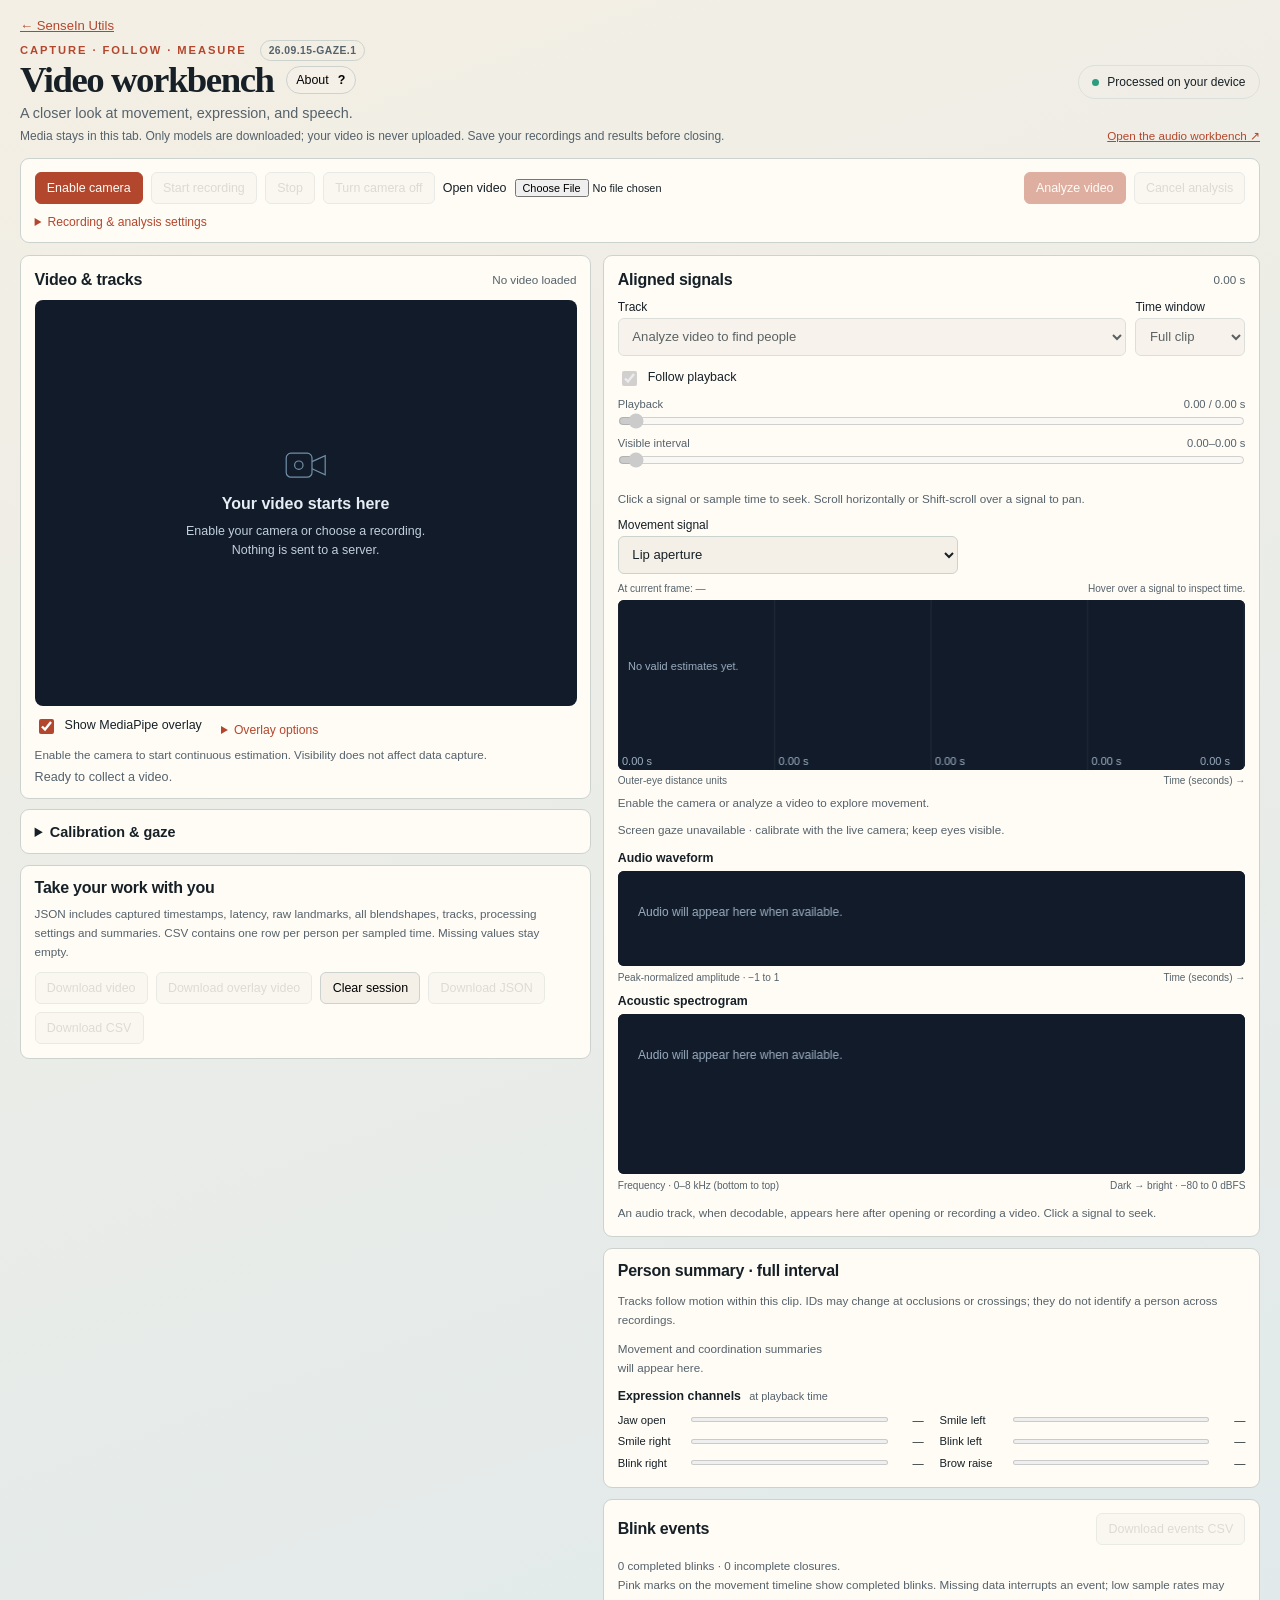
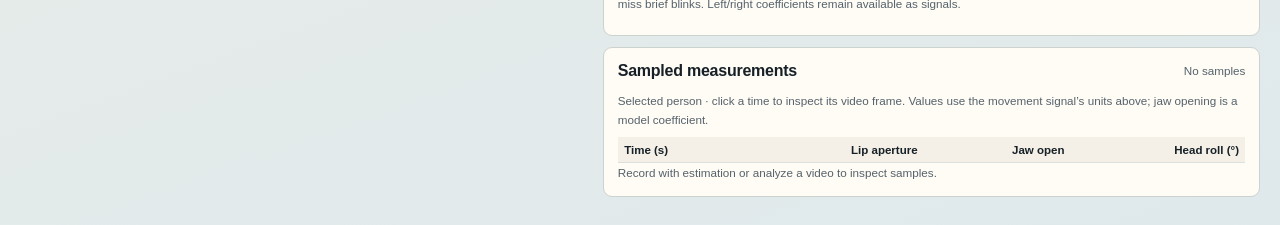
<file: utilities/video-workbench/index.html>
<!doctype html>
<html lang="en">
  <head>
    <meta charset="utf-8" />
    <meta name="viewport" content="width=device-width, initial-scale=1" />
    <title>Video Workbench · SenseIn Utils</title>
    <meta
      name="description"
      content="Client-side camera recording, video analysis, face and posture tracking, expression and coordination measures, waveform and spectrogram."
    />
    <link rel="stylesheet" href="workbench.css" />
  </head>
  <body>
    <main>
      <div class="vw" id="video-workbench">
        <a class="vw-back" href="../../index.html">← SenseIn Utils</a>
        <header class="vw-heading">
          <div>
            <p class="vw-eyebrow">
              Capture · follow · measure
              <span class="vw-version">26.09.15-gaze.1</span>
            </p>
            <div class="vw-title-row">
              <h1>Video workbench</h1>
              <button
                id="vw-about-open"
                class="vw-button vw-about-button"
                aria-haspopup="dialog"
                aria-controls="vw-about"
              >
                About <span aria-hidden="true">?</span>
              </button>
            </div>
            <p class="vw-lede">
              A closer look at movement, expression, and speech.
            </p>
          </div>
          <span class="vw-local"><span></span> Processed on your device</span>
        </header>
        <p class="vw-audio-link vw-small">
          <a href="../streaming-audio-workbench/streaming_audio_workbench.html"
            >Open the audio workbench ↗</a
          >
        </p>
        <p class="vw-privacy">
          Media stays in this tab. Only models are downloaded; your video is
          never uploaded. Save your recordings and results before closing.
        </p>
        <noscript
          >This workbench needs JavaScript to record and analyze video
          locally.</noscript
        >
        <section class="vw-panel vw-collection">
          <div class="vw-action-toolbar">
            <button id="vw-camera" class="vw-button vw-primary">
              Enable camera
            </button>
            <button id="vw-record" class="vw-button" disabled>
              Start recording
            </button>
            <button id="vw-stop" class="vw-button" disabled>Stop</button>
            <button id="vw-camera-off" class="vw-button" disabled>
              Turn camera off
            </button>
            <label class="vw-file-control"
              >Open video<input
                id="vw-file"
                type="file"
                accept="video/*,.webm,.mp4,.mov,.m4v"
            /></label>
            <button id="vw-analyze" class="vw-button vw-primary" disabled>
              Analyze video
            </button>
            <button id="vw-cancel" class="vw-button" disabled>
              Cancel analysis
            </button>
          </div>
          <details class="vw-setup">
            <summary>Recording &amp; analysis settings</summary>
            <div class="vw-setup-grid">
              <div class="vw-record-options">
                <label class="vw-field"
                  >Recording size<select id="vw-resolution">
                    <option value="1280">720p · balanced</option>
                    <option value="640">480p · lighter</option>
                    <option value="1920">1080p · detailed</option>
                  </select></label
                >
                <label class="vw-check"
                  ><input id="vw-mic" type="checkbox" checked /> Include
                  microphone audio</label
                >
                <div class="vw-live-options">
                  <label class="vw-check"
                    ><input id="vw-live" type="checkbox" checked /> Continuous
                    MediaPipe estimation</label
                  >
                  <label class="vw-check"
                    ><input id="vw-save-overlay" type="checkbox" checked /> Also
                    save a video with overlays</label
                  >
                  <p class="vw-small">
                    Uses the sample rate, people and posture analysis settings.
                    All completed estimates are saved while recording, including
                    when the overlay is hidden.
                  </p>
                </div>
              </div>
              <div>
                <fieldset id="vw-settings" class="vw-settings">
                  <label class="vw-field"
                    >Samples / second<select id="vw-fps">
                      <option value="5">5 · quick scan</option>
                      <option value="15" selected>15 · movement</option>
                      <option value="30">30 · detailed</option>
                    </select></label
                  >
                  <label class="vw-field"
                    >People in view<select id="vw-people">
                      <option value="1">1 person</option>
                      <option value="2">Up to 2</option>
                      <option value="4">Up to 4</option>
                    </select></label
                  >
                  <label class="vw-field"
                    >Start (s)<input
                      id="vw-start"
                      type="number"
                      min="0"
                      step="0.1"
                      value="0"
                  /></label>
                  <label class="vw-field"
                    >End (s)<input
                      id="vw-end"
                      type="number"
                      min="0.1"
                      step="0.1"
                      placeholder="Clip end"
                  /></label>

                  <label class="vw-check"
                    ><input id="vw-pose" type="checkbox" checked /> Estimate
                    posture</label
                  >
                </fieldset>

                <p class="vw-small">
                  Set options before enabling the camera. Up to 4,500 samples
                  across selected people; calibration applies to one person.
                  Recording stops at 5 minutes, 250 MB or the sample limit.
                  Camera access requires HTTPS or localhost.
                </p>
              </div>
            </div>
          </details>
        </section>
        <div class="vw-workspace">
          <div class="vw-video-column">
            <section class="vw-panel vw-preview">
              <div class="vw-panel-top">
                <h2>Video &amp; tracks</h2>
                <span id="vw-source" class="vw-small">No video loaded</span>
              </div>
              <div class="vw-stage">
                <video
                  id="vw-video"
                  playsinline
                  controls
                  aria-label="Video playback"
                ></video>
                <canvas
                  id="vw-overlay"
                  aria-label="Face and posture landmark overlay"
                ></canvas>
                <div id="vw-empty">
                  <svg viewBox="0 0 80 64" fill="none" aria-hidden="true">
                    <rect
                      x="7"
                      y="12"
                      width="43"
                      height="40"
                      rx="8"
                      stroke="currentColor"
                      stroke-width="2"
                    />
                    <path
                      d="M50 26 72 16v32L50 38"
                      stroke="currentColor"
                      stroke-width="2"
                    />
                    <circle
                      cx="28"
                      cy="32"
                      r="7"
                      stroke="currentColor"
                      stroke-width="2"
                    />
                  </svg>
                  <h3>Your video starts here</h3>
                  <p>
                    Enable your camera or choose a recording.<br />Nothing is
                    sent to a server.
                  </p>
                </div>
              </div>
              <div class="vw-overlay-toolbar">
                <label class="vw-check"
                  ><input id="vw-show-overlay" type="checkbox" checked /> Show
                  MediaPipe overlay</label
                >
                <details class="vw-overlay-options">
                  <summary>Overlay options</summary>
                  <div class="vw-playback">
                    <label class="vw-check"
                      ><input id="vw-show-mesh" type="checkbox" checked /> Face
                      mesh</label
                    >
                    <label class="vw-check"
                      ><input id="vw-show-face" type="checkbox" checked /> Face
                      keypoints</label
                    ><label class="vw-check"
                      ><input id="vw-show-pose" type="checkbox" checked />
                      Posture keypoints</label
                    ><label class="vw-check"
                      ><input id="vw-follow" type="checkbox" /> Isolate selected
                      person</label
                    >
                  </div>
                </details>
              </div>
              <p
                id="vw-live-status"
                class="vw-small vw-live-status"
                aria-live="off"
              >
                Enable the camera to start continuous estimation. Visibility
                does not affect data capture.
              </p>
              <div
                id="vw-status"
                class="vw-status"
                role="status"
                aria-live="polite"
              >
                Ready to collect a video.
              </div>
              <progress
                id="vw-progress"
                value="0"
                max="1"
                aria-label="Analysis progress"
                hidden
              ></progress>
            </section>
            <details class="vw-panel vw-calibration">
              <summary>Calibration &amp; gaze</summary>
              <p class="vw-small">
                Video: capture a neutral reference while holding still, or use
                analyzed frames around the playback cursor. Scale is optional;
                set it before recording or reanalysis.
              </p>
              <label class="vw-field"
                >Outer-eye distance (mm)<input
                  id="vw-calibration"
                  type="number"
                  min="30"
                  max="150"
                  step="0.1"
                  placeholder="Optional · single person"
              /></label>
              <div class="vw-buttons">
                <button id="vw-neutral" class="vw-button" disabled>
                  Set neutral reference</button
                ><button id="vw-gaze-calibrate" class="vw-button" disabled>
                  Calibrate screen gaze</button
                ><button id="vw-clear-calibration" class="vw-button">
                  Clear calibration
                </button>
              </div>
              <label class="vw-check"
                ><input id="vw-show-gaze" type="checkbox" /> Show screen gaze
                marker</label
              >
              <p id="vw-calibration-status" class="vw-small" role="status">
                Gaze requires a live-camera calibration with one person,
                followed by accuracy checks. Keep the camera and seating
                position fixed.
              </p>
              <p class="vw-small">
                Experimental screen gaze; eye-relative direction is available
                without calibration. Closing or replacing the source clears
                calibration.
              </p>
            </details>
            <section class="vw-panel vw-export">
              <div>
                <h2>Take your work with you</h2>
                <p class="vw-small">
                  JSON includes captured timestamps, latency, raw landmarks, all
                  blendshapes, tracks, processing settings and summaries. CSV
                  contains one row per person per sampled time. Missing values
                  stay empty.
                </p>
              </div>
              <div class="vw-buttons">
                <button id="vw-download" class="vw-button" disabled>
                  Download video
                </button>
                <button id="vw-download-overlay" class="vw-button" disabled>
                  Download overlay video
                </button>
                <button id="vw-reset" class="vw-button">Clear session</button>
                <button id="vw-json" class="vw-button" disabled>
                  Download JSON</button
                ><button id="vw-csv" class="vw-button" disabled>
                  Download CSV
                </button>
              </div>
            </section>
          </div>
          <div class="vw-review" role="region" aria-label="Video analysis">
            <section class="vw-panel vw-signals">
              <div class="vw-panel-top">
                <h2>Aligned signals</h2>
                <span id="vw-clock" class="vw-small">0.00 s</span>
              </div>

              <div class="vw-review-controls">
                <label class="vw-field"
                  >Track<select id="vw-track" disabled>
                    <option value="">Analyze video to find people</option>
                  </select></label
                >

                <label class="vw-field"
                  >Time window<select id="vw-zoom" disabled>
                    <option value="0">Full clip</option>
                    <option value="1">1 second</option>
                    <option value="5">5 seconds</option>
                    <option value="10">10 seconds</option>
                    <option value="30">30 seconds</option>
                  </select></label
                >
                <label class="vw-check"
                  ><input type="checkbox" id="vw-follow-playback" checked />
                  Follow playback</label
                >
              </div>
              <label class="vw-range-label" for="vw-seek"
                >Playback
                <output id="vw-playback-time" aria-live="off"
                  >0.00 / 0.00 s</output
                ></label
              >
              <input
                id="vw-seek"
                type="range"
                min="0"
                max="0"
                step="0.01"
                value="0"
                disabled
              />
              <label class="vw-range-label" for="vw-pan"
                >Visible interval
                <output id="vw-window-label" aria-live="off"
                  >Full clip</output
                ></label
              >
              <input
                id="vw-pan"
                type="range"
                min="0"
                max="0"
                step="0.01"
                value="0"
                disabled
              />
              <p class="vw-small vw-timeline-help">
                Click a signal or sample time to seek. Scroll horizontally or
                Shift-scroll over a signal to pan.
              </p>
              <label class="vw-field vw-signal-select"
                >Movement signal<select id="vw-signal">
                  <option value="lipAperture">Lip aperture</option>
                  <option value="mouthWidth">Mouth width</option>
                  <option value="lowerLipY">
                    Lower lip · local vertical position
                  </option>
                  <option value="jawY">Jaw · local vertical position</option>
                  <option value="jawOpen">Jaw opening coefficient</option>
                  <option value="smileAsymmetry">Smile asymmetry</option>
                  <option value="headRoll">Head roll</option>
                  <option value="shoulderTilt">Shoulder tilt</option>
                  <option value="torsoLean">Torso lean · visible hips</option>
                  <option value="torsoLeanEstimated">
                    Torso lean · includes inferred hips
                  </option>
                  <option value="blinkClosed">Bilateral blink state</option>
                  <option value="blinkLeft">Blink coefficient · left</option>
                  <option value="blinkRight">Blink coefficient · right</option>
                  <option value="irisX">
                    Eye direction · horizontal (uncalibrated)
                  </option>
                  <option value="irisY">
                    Eye direction · vertical (uncalibrated)
                  </option>
                  <option value="gazeX">Screen gaze · horizontal</option>
                  <option value="gazeY">Screen gaze · vertical</option>
                  <option value="headRollRelative">
                    Head roll · relative to neutral
                  </option>
                  <option value="shoulderTiltRelative">
                    Shoulder tilt · relative to neutral
                  </option>
                  <option value="torsoLeanRelative">
                    Torso lean · relative to neutral
                  </option>
                  <option value="torsoLeanEstimatedRelative">
                    Inferred torso lean · relative to neutral
                  </option>
                  <option value="lipApertureRelative">
                    Lip aperture · relative to neutral
                  </option>
                  <option value="mouthWidthRelative">
                    Mouth width · relative to neutral
                  </option>
                  <option value="lowerLipYRelative">
                    Lower lip · relative to neutral
                  </option>
                  <option value="jawYRelative">
                    Jaw position · relative to neutral
                  </option>
                </select></label
              >
              <div class="vw-axis">
                <output id="vw-motion-current" aria-live="off"
                  >At current frame: —</output
                ><output id="vw-inspect-time" aria-live="off"
                  >Hover over a signal to inspect time.</output
                >
              </div>
              <div class="vw-chart" id="vw-motion-chart">
                <canvas
                  id="vw-motion"
                  width="900"
                  height="170"
                  aria-label="Movement over time"
                ></canvas>
                <div class="vw-cursor"></div>
                <div class="vw-inspect-cursor" hidden></div>
              </div>
              <div class="vw-axis">
                <span id="vw-motion-unit">Outer-eye distance units</span
                ><span>Time (seconds) →</span>
              </div>
              <p id="vw-motion-status" class="vw-small">
                Enable the camera or analyze a video to explore movement.
              </p>
              <button id="vw-inferred-hips" class="vw-button" hidden>
                Show torso using inferred hips
              </button>
              <p id="vw-gaze-readout" class="vw-small">
                Screen gaze requires calibration.
              </p>
              <h3 class="vw-subheading">Audio waveform</h3>
              <div class="vw-chart">
                <canvas
                  id="vw-wave"
                  width="900"
                  height="95"
                  aria-label="Audio waveform"
                ></canvas>
                <div class="vw-cursor"></div>
                <div class="vw-inspect-cursor" hidden></div>
              </div>
              <div class="vw-axis">
                <span>Peak-normalized amplitude · −1 to 1</span
                ><span>Time (seconds) →</span>
              </div>
              <h3 class="vw-subheading">Acoustic spectrogram</h3>
              <div class="vw-chart">
                <canvas
                  id="vw-spec"
                  width="900"
                  height="160"
                  aria-label="Audio spectrogram"
                ></canvas>
                <div class="vw-cursor"></div>
                <div class="vw-inspect-cursor" hidden></div>
              </div>
              <div class="vw-axis">
                <span id="vw-frequency"
                  >Frequency · 0–8 kHz (bottom to top)</span
                ><span>Dark → bright · −80 to 0 dBFS</span>
              </div>
              <p id="vw-audio-status" class="vw-small">
                An audio track, when decodable, appears here after opening or
                recording a video. Click a signal to seek.
              </p>
            </section>
            <section class="vw-panel">
              <div class="vw-section-heading">
                <h2>Person summary · full interval</h2>
              </div>
              <p id="vw-track-info" class="vw-small">
                Tracks follow motion within this clip. IDs may change at
                occlusions or crossings; they do not identify a person across
                recordings.
              </p>
              <div id="vw-metrics" class="vw-metrics">
                <p class="vw-small">
                  Movement and coordination summaries will appear here.
                </p>
              </div>
              <h3 class="vw-subheading">
                Expression channels <span>at playback time</span>
              </h3>
              <div id="vw-expressions" class="vw-expressions">
                <p class="vw-small">
                  Jaw, smile, blink, and brow model coefficients.
                </p>
              </div>
            </section>
            <section class="vw-panel vw-eye-events">
              <div class="vw-panel-top">
                <h2>Blink events</h2>
                <button id="vw-blink-csv" class="vw-button" disabled>
                  Download events CSV
                </button>
              </div>
              <p id="vw-blink-status" class="vw-small">
                Analyze or record to encode bilateral blinks.
              </p>
              <p class="vw-small">
                Pink marks on the movement timeline show completed blinks.
                Missing data interrupts an event; low sample rates may miss
                brief blinks. Left/right coefficients remain available as
                signals.
              </p>
              <div
                id="vw-blink-events"
                class="vw-event-list"
                tabindex="0"
                role="region"
                aria-label="Blink event timestamps"
              ></div>
            </section>
            <section class="vw-panel vw-samples">
              <div class="vw-panel-top">
                <h2>Sampled measurements</h2>
                <span id="vw-sample-count" class="vw-small">No samples</span>
              </div>
              <p class="vw-small">
                Selected person · click a time to inspect its video frame.
                Values use the movement signal’s units above; jaw opening is a
                model coefficient.
              </p>
              <div
                id="vw-sample-scroll"
                class="vw-sample-scroll"
                tabindex="0"
                role="region"
                aria-label="Scrollable sampled measurements"
              >
                <table>
                  <thead>
                    <tr>
                      <th>Time (s)</th>
                      <th id="vw-sample-signal">Lip aperture</th>
                      <th>Jaw open</th>
                      <th>Head roll (°)</th>
                    </tr>
                  </thead>
                  <tbody id="vw-sample-rows"></tbody>
                </table>
                <p id="vw-sample-empty" class="vw-small">
                  Record with estimation or analyze a video to inspect samples.
                </p>
              </div>
            </section>
          </div>
        </div>

        <div id="vw-gaze-marker" hidden aria-hidden="true"></div>
        <dialog id="vw-gaze-dialog" aria-labelledby="vw-gaze-instruction">
          <div class="vw-gaze-instructions">
            <h2 id="vw-gaze-instruction">Look at each target</h2>
            <p id="vw-gaze-sample-progress">Waiting for eyes</p>
            <button id="vw-gaze-begin" class="vw-button vw-primary" autofocus>
              Begin calibration</button
            ><button id="vw-gaze-cancel" class="vw-button">
              Cancel calibration
            </button>
          </div>
          <div id="vw-gaze-target" aria-hidden="true"></div>
        </dialog>
        <dialog
          id="vw-about"
          class="vw-panel vw-about"
          aria-labelledby="vw-about-title"
        >
          <div class="vw-about-heading">
            <h2 id="vw-about-title">About · methods &amp; research notes</h2>
            <form method="dialog">
              <button class="vw-button" autofocus>Close</button>
            </form>
          </div>
          <div class="vw-method-grid">
            <div>
              <h3>What the measurements mean</h3>
              <p>
                Continuous camera estimation captures completed results while
                recording. The overlay checkbox changes display only. Live
                inference skips frames when busy; exported timestamps, achieved
                rate and latency describe what was captured. Keep this tab
                visible. The optional overlay video uses the latest estimate and
                hides it after 0.5 seconds without a fresh result.
              </p>
              <p>
                Lip aperture (landmarks 13–14) and width (61–291) are pixel
                distances divided by outer-eye distance (33–263). Lower lip (14)
                and jaw (152) positions use an eye-centered, roll-corrected 2D
                frame. Image width and height are accounted for. Optional
                outer-eye calibration provides approximate image-plane
                millimeters. Raw depth remains model-relative.
              </p>
              <p>
                Range is max minus min. Speed uses absolute first differences in
                seconds and excludes detection gaps. No temporal filter is
                applied; noise affects speed. Independent-frame MediaPipe
                inference avoids its video-mode temporal smoothing. Measurements
                remain unfiltered; processing latency is reported separately.
                Coordination is zero-lag Pearson correlation with at least three
                valid pairs, and is unavailable for constant signals.
                Correlation with audio uses the entire mixed audio track and
                does not identify the speaker.
              </p>
              <p>
                Shoulder tilt and torso lean are image-plane angles using joints
                with visibility ≥ 0.6. Expression coefficients (0–1) describe
                modeled facial motion; they are not emotion diagnoses or
                calibrated FACS action units. Asymmetry is the absolute
                left–right difference.
              </p>
              <p>
                If hips are cropped, choose “Torso lean · includes inferred
                hips” for a separate, lower-confidence model estimate. It
                requires visible shoulders; it does not make the hips observed.
                A neutral reference subtracts stable median video measurements
                while preserving absolute values. It does not correct 3D motion.
              </p>
              <p>
                Bilateral blinks close at coefficients ≥ 0.6 and reopen at ≤
                0.3. Missing detections or sampling gaps interrupt events;
                closures over one second are labelled eye closures. Pink bars
                mark completed blinks. Low sampling rates can miss brief blinks.
              </p>
              <p>
                Experimental screen gaze uses eye-relative iris positions and
                head position/scale, a nine-target ridge-regression calibration
                and four separate accuracy checks. It accepts mean normalized
                error ≤ 0.15 and worst target median ≤ 0.25. These are usability
                thresholds, not research validation. Closed/missing eyes and
                large head changes suppress estimates. Keep the camera, window
                and seating position fixed. Recordings retain their calibration;
                unrelated clips provide eye-relative direction only.
              </p>
            </div>
            <div>
              <h3>Research context</h3>
              <p>
                <a
                  href="https://github.com/google-ai-edge/mediapipe/blob/master/docs/solutions/iris.md"
                  >MediaPipe Iris</a
                >
                alone does not infer screen gaze.
                <a
                  href="https://cs.brown.edu/people/apapouts/papers/ijcai2016webgazer.pdf"
                  >WebGazer research</a
                >
                motivates explicit screen calibration. This workbench uses its
                own experimental mapping and does not inherit WebGazer’s
                validation results. Per-session accuracy checks are exported.
              </p>
              <p>
                Sanchez et al.,
                <em
                  >From Lab to Laptop: Validating 3D Speech Kinematics with
                  MediaPipe Face Mesh</em
                >
                (Interspeech 2026, supplied manuscript), motivated the speech
                measurements. Its validation used participant calibration, rigid
                3D head correction, matched filtering, and optical motion
                capture in four adults. This workbench uses a simpler
                exploratory 2D method and does not inherit the study’s
                millimeter-scale accuracy claims.
              </p>
              <p>
                <a href="https://doi.org/10.1145/3733155.3733207"
                  >Schulze et al. (2025)</a
                >
                study landmark selection for speech exercises.
                <a href="https://arxiv.org/abs/2507.12001">Li et al. (2025)</a>
                investigate learned AU–blendshape representations.
              </p>
              <p>
                Built with
                <a
                  href="https://ai.google.dev/edge/mediapipe/solutions/vision/face_landmarker/web_js"
                  >MediaPipe Face Landmarker</a
                >
                and
                <a
                  href="https://ai.google.dev/edge/mediapipe/solutions/vision/pose_landmarker/web_js"
                  >Pose Landmarker</a
                >, runtime 0.10.32, float16 model revision 1. Model/WASM files
                load from Google Storage and jsDelivr when analysis starts. Once
                cached by your browser they may be reused; first use requires
                internet access.
              </p>
              <p>
                Sequential sampling may be below the source frame rate. Tracks
                use geometric proximity and velocity, with a new segment after
                ambiguity or an absence over 0.8 s. Lighting, occlusion,
                perspective and crossings affect estimates. Review the overlays
                before interpreting results.
              </p>
            </div>
          </div>
        </dialog>
      </div>
    </main>
    <script type="module">
      import { initVideoWorkbench } from "./workbench.js";
      initVideoWorkbench();
    </script>
  </body>
</html>
</file>
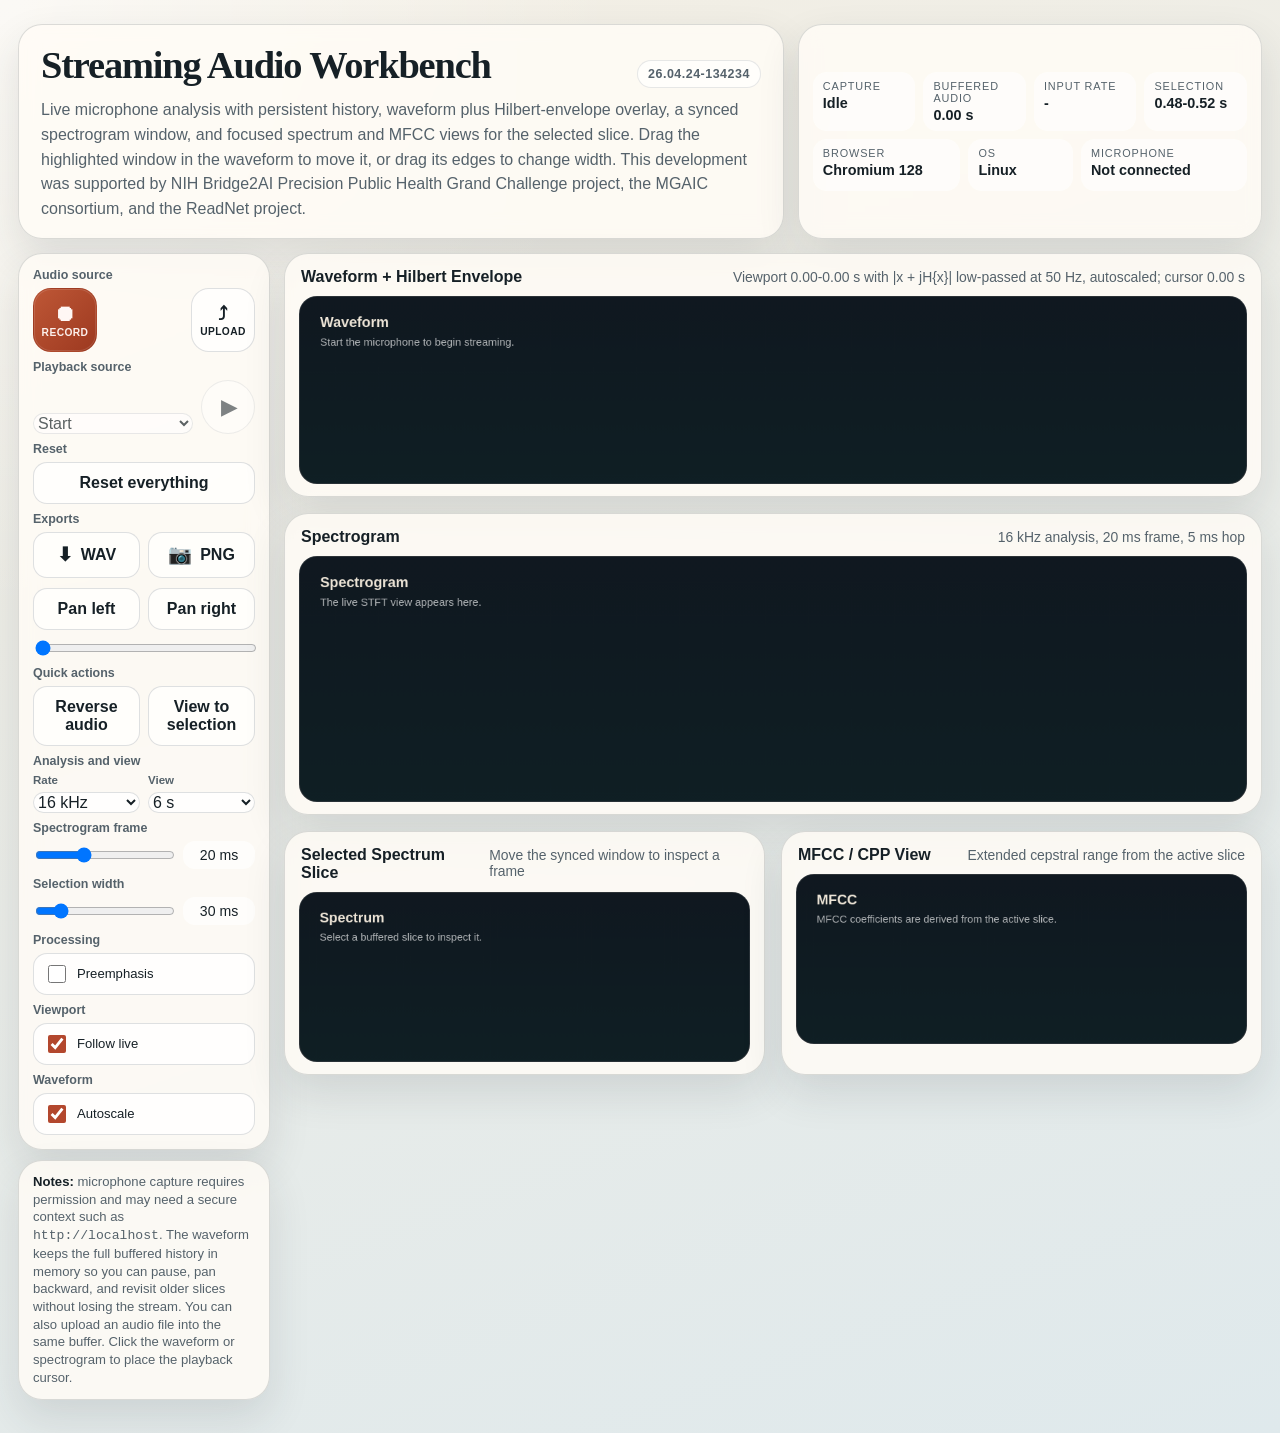
<file: utilities/streaming-audio-workbench/streaming_audio_workbench.html>
<!DOCTYPE html>
<html lang="en">
  <head>
    <meta charset="UTF-8" />
    <meta name="viewport" content="width=device-width, initial-scale=1.0" />
    <title>Streaming Audio Workbench</title>
    <style>
      :root {
        --bg-top: #f4efe4;
        --bg-bottom: #dfe9ec;
        --panel: rgba(255, 252, 246, 0.84);
        --panel-border: rgba(58, 71, 80, 0.18);
        --text: #162026;
        --muted: #55626b;
        --accent: #b3472d;
        --accent-soft: rgba(179, 71, 45, 0.14);
        --accent-strong: rgba(179, 71, 45, 0.78);
        --teal: #1d6b72;
        --shadow: 0 18px 42px rgba(40, 53, 61, 0.12);
      }

      * {
        box-sizing: border-box;
      }

      body {
        margin: 0;
        min-height: 100vh;
        font-family: "Avenir Next", "Segoe UI", sans-serif;
        color: var(--text);
        background:
          radial-gradient(circle at top left, rgba(255, 255, 255, 0.65), transparent 32%),
          linear-gradient(160deg, var(--bg-top), var(--bg-bottom));
      }

      .page {
        max-width: 1520px;
        margin: 0 auto;
        padding: 24px 18px 34px;
      }

      .hero {
        display: grid;
        grid-template-columns: minmax(0, 1.65fr) minmax(320px, 1fr);
        gap: 14px;
        align-items: stretch;
        margin-bottom: 14px;
      }

      .panel {
        background: var(--panel);
        border: 1px solid var(--panel-border);
        border-radius: 24px;
        box-shadow: var(--shadow);
        backdrop-filter: blur(10px);
      }

      .hero-copy {
        padding: 20px 22px 16px;
      }

      .hero-title-row {
        display: flex;
        align-items: baseline;
        justify-content: space-between;
        gap: 14px;
        margin-bottom: 10px;
      }

      h1 {
        margin: 0;
        font-family: Georgia, "Times New Roman", serif;
        font-size: clamp(2rem, 3vw, 3rem);
        font-weight: 600;
        line-height: 1.05;
        letter-spacing: -0.03em;
      }

      .version-badge {
        flex: 0 0 auto;
        padding: 6px 10px;
        border-radius: 999px;
        background: rgba(255, 255, 255, 0.72);
        border: 1px solid rgba(52, 65, 74, 0.12);
        color: var(--muted);
        font-size: 0.78rem;
        font-weight: 700;
        letter-spacing: 0.04em;
        font-variant-numeric: tabular-nums;
        white-space: nowrap;
      }

      .hero-copy p {
        margin: 0;
        color: var(--muted);
        line-height: 1.55;
      }

      .status-card {
        display: flex;
        align-items: center;
        padding: 14px;
      }

      .status-grid {
        width: 100%;
        display: grid;
        gap: 8px;
      }

      .status-row {
        display: grid;
        gap: 8px;
      }

      .status-row-audio {
        grid-template-columns: repeat(4, minmax(0, 1fr));
      }

      .status-row-system {
        grid-template-columns: minmax(0, 1.2fr) minmax(0, 0.85fr) minmax(0, 1.35fr);
      }

      .metric {
        min-height: 52px;
        padding: 8px 10px;
        border-radius: 14px;
        background: rgba(255, 255, 255, 0.56);
      }

      .metric-label {
        display: block;
        font-size: 0.68rem;
        text-transform: uppercase;
        letter-spacing: 0.08em;
        color: var(--muted);
      }

      .metric-value {
        display: block;
        margin-top: 3px;
        font-size: 0.9rem;
        font-weight: 600;
      }

      .controls {
        padding: 14px;
      }

      .sidebar-stack {
        display: grid;
        gap: 10px;
        align-self: start;
      }

      .workspace {
        display: grid;
        grid-template-columns: minmax(214px, 252px) minmax(0, 1fr);
        gap: 14px;
        align-items: start;
      }

      .workspace .sidebar-stack {
        position: sticky;
        top: 20px;
      }

      .control-grid {
        display: grid;
        grid-template-columns: 1fr;
        gap: 8px;
      }

      .control {
        display: flex;
        flex-direction: column;
        gap: 6px;
      }

      .control label,
      .range-label,
      .toggle-label {
        font-size: 0.78rem;
        font-weight: 600;
        color: var(--muted);
      }

      .split-row {
        display: grid;
        grid-template-columns: repeat(2, minmax(0, 1fr));
        gap: 8px;
      }

      .mini-field {
        display: flex;
        flex-direction: column;
        gap: 6px;
      }

      .mini-label {
        font-size: 0.72rem;
        font-weight: 600;
        color: var(--muted);
      }

      button,
      select,
      input[type="range"] {
        width: 100%;
      }

      button,
      select {
        border: 1px solid rgba(52, 65, 74, 0.16);
        border-radius: 14px;
        background: rgba(255, 255, 255, 0.82);
        color: var(--text);
        font: inherit;
      }

      button {
        padding: 11px 14px;
        font-weight: 600;
        cursor: pointer;
        transition: transform 140ms ease, box-shadow 140ms ease, background 140ms ease;
      }

      button:hover:not(:disabled) {
        transform: translateY(-1px);
        box-shadow: 0 10px 18px rgba(34, 47, 56, 0.1);
      }

      button:disabled {
        cursor: default;
        opacity: 0.55;
      }

      [hidden] {
        display: none !important;
      }

      .primary {
        background: linear-gradient(135deg, #be5736, #9d3920);
        color: #fff7f4;
        border-color: rgba(137, 49, 27, 0.2);
      }

      .secondary {
        background: rgba(255, 255, 255, 0.74);
      }

      .transport-row {
        display: grid;
        grid-template-columns: minmax(0, 1fr) auto;
        gap: 12px;
        align-items: end;
      }

      .capture-actions {
        display: flex;
        flex-wrap: wrap;
        gap: 8px;
        align-items: center;
      }

      .upload-actions {
        display: flex;
        justify-content: flex-end;
      }

      .action-row {
        display: grid;
        grid-template-columns: repeat(2, minmax(0, 1fr));
        gap: 8px;
      }

      .playback-row {
        display: grid;
        grid-template-columns: minmax(0, 1fr) auto;
        gap: 8px;
        align-items: end;
      }

      .playback-actions {
        display: grid;
        grid-auto-flow: column;
        grid-auto-columns: min-content;
        gap: 6px;
      }

      .transport-button {
        display: inline-flex;
        align-items: center;
        justify-content: center;
        gap: 8px;
        min-height: 46px;
        padding: 10px 12px;
      }

      .transport-icon {
        font-size: 1.2rem;
        line-height: 1;
      }

      .icon-only {
        gap: 0;
        width: 54px;
        min-width: 54px;
        min-height: 54px;
        padding: 0;
        border-radius: 999px;
        font-size: 0;
      }

      .icon-only .transport-icon {
        font-size: 1.25rem;
      }

      .icon-with-label {
        width: 64px;
        min-width: 64px;
        min-height: 64px;
        padding: 8px 6px 7px;
        border-radius: 18px;
        flex-direction: column;
        align-items: center;
        justify-content: center;
        gap: 4px;
      }

      .transport-label {
        display: block;
        font-size: 0.64rem;
        line-height: 1;
        letter-spacing: 0.04em;
        text-transform: uppercase;
      }

      .transport-record {
        box-shadow: inset 0 0 0 1px rgba(255, 255, 255, 0.12);
      }

      .transport-record .transport-icon {
        font-size: 1.35rem;
      }

      .transport-record .transport-label {
        color: rgba(255, 247, 244, 0.96);
      }

      .toggle {
        display: flex;
        align-items: center;
        gap: 8px;
        padding: 8px 10px;
        border-radius: 14px;
        background: rgba(255, 255, 255, 0.82);
        border: 1px solid rgba(52, 65, 74, 0.16);
        font-size: 0.82rem;
        line-height: 1.25;
      }

      .toggle input {
        width: 18px;
        height: 18px;
        accent-color: var(--accent);
      }

      .range-with-output {
        display: grid;
        grid-template-columns: minmax(0, 1fr) auto;
        gap: 10px;
        align-items: center;
      }

      .range-output {
        min-width: 4.5rem;
        padding: 6px 8px;
        border-radius: 12px;
        text-align: center;
        font-size: 0.88rem;
        font-variant-numeric: tabular-nums;
        background: rgba(255, 255, 255, 0.66);
      }

      .pan-row {
        display: grid;
        grid-template-columns: repeat(2, minmax(0, 1fr));
        gap: 8px;
        margin-top: 2px;
        align-items: center;
      }

      .pan-row input[type="range"] {
        grid-column: 1 / -1;
      }

      .plots {
        display: grid;
        gap: 16px;
      }

      .plot-span-2 {
        grid-column: 1 / -1;
      }

      .plot-card {
        padding: 14px 14px 12px;
      }

      .plot-head {
        display: flex;
        justify-content: space-between;
        gap: 10px;
        align-items: baseline;
        margin: 0 2px 10px;
      }

      .plot-title {
        margin: 0;
        font-size: 1rem;
        font-weight: 700;
      }

      .plot-subtitle {
        color: var(--muted);
        font-size: 0.87rem;
      }

      canvas {
        width: 100%;
        display: block;
        border-radius: 18px;
        background:
          linear-gradient(180deg, rgba(17, 27, 34, 0.98), rgba(15, 22, 28, 0.95)),
          linear-gradient(135deg, rgba(29, 107, 114, 0.18), rgba(179, 71, 45, 0.14));
        border: 1px solid rgba(255, 255, 255, 0.08);
      }

      .bottom-row {
        display: grid;
        grid-template-columns: repeat(2, minmax(0, 1fr));
        gap: 16px;
      }

      .help {
        padding: 12px 14px;
        color: var(--muted);
        line-height: 1.35;
        font-size: 0.82rem;
      }

      .help strong {
        color: var(--text);
      }

      @media (max-width: 980px) {
        .hero,
        .workspace,
        .bottom-row {
          grid-template-columns: 1fr;
        }

        .hero-title-row {
          flex-direction: column;
          align-items: flex-start;
          gap: 8px;
        }

        .status-row-audio,
        .status-row-system {
          grid-template-columns: repeat(2, minmax(0, 1fr));
        }

        .workspace .sidebar-stack {
          position: static;
        }

        .pan-row {
          grid-template-columns: 1fr;
        }

        .transport-row {
          grid-template-columns: repeat(2, minmax(0, 1fr));
        }

        .action-row {
          grid-template-columns: 1fr;
        }

        .playback-row {
          grid-template-columns: 1fr;
        }
      }
    </style>
  </head>
  <body>
    <main class="page">
      <section class="hero">
        <article class="panel hero-copy">
          <div class="hero-title-row">
            <h1>Streaming Audio Workbench</h1>
            <span class="version-badge" id="versionLabel">26.04.24-134234</span>
          </div>
          <p>
            Live microphone analysis with persistent history, waveform plus Hilbert-envelope
            overlay, a synced spectrogram window, and focused spectrum and MFCC views for the
            selected slice. Drag the highlighted window in the waveform to move it, or drag its
            edges to change width. This development was supported by NIH Bridge2AI Precision
            Public Health Grand Challenge project, the MGAIC consortium, and the ReadNet project.
          </p>
        </article>
        <aside class="panel status-card">
          <div class="status-grid">
            <div class="status-row status-row-audio">
              <div class="metric">
                <span class="metric-label">Capture</span>
                <span class="metric-value" id="statusLabel">Idle</span>
              </div>
              <div class="metric">
                <span class="metric-label">Buffered Audio</span>
                <span class="metric-value" id="bufferDurationLabel">0.00 s</span>
              </div>
              <div class="metric">
                <span class="metric-label">Input Rate</span>
                <span class="metric-value" id="inputRateLabel">-</span>
              </div>
              <div class="metric">
                <span class="metric-label">Selection</span>
                <span class="metric-value" id="selectionLabel">0.00-0.03 s</span>
              </div>
            </div>
            <div class="status-row status-row-system">
              <div class="metric">
                <span class="metric-label">Browser</span>
                <span class="metric-value" id="browserLabel">Detecting...</span>
              </div>
              <div class="metric">
                <span class="metric-label">OS</span>
                <span class="metric-value" id="osLabel">Detecting...</span>
              </div>
              <div class="metric">
                <span class="metric-label">Microphone</span>
                <span class="metric-value" id="microphoneLabel">Not connected</span>
              </div>
            </div>
          </div>
        </aside>
      </section>

      <section class="workspace">
        <aside class="sidebar-stack">
          <section class="panel controls">
            <div class="control-grid">
              <div class="control">
                <label>Audio source</label>
                <div class="transport-row">
                  <div class="capture-actions">
                    <button
                      class="primary transport-button icon-with-label transport-record"
                      id="recordButton"
                      aria-label="Record"
                      title="Record"
                    >
                      <span class="transport-icon" aria-hidden="true">⏺</span>
                      <span class="transport-label">Record</span>
                    </button>
                    <button
                      class="secondary transport-button icon-only"
                      id="pauseCaptureButton"
                      aria-label="Pause capture"
                      title="Pause capture"
                      hidden
                    >
                      <span class="transport-icon" aria-hidden="true">⏸</span>
                    </button>
                    <button
                      class="secondary transport-button icon-only"
                      id="resumeCaptureButton"
                      aria-label="Resume capture"
                      title="Resume capture"
                      hidden
                    >
                      <span class="transport-icon" aria-hidden="true">▶</span>
                    </button>
                    <button
                      class="secondary transport-button icon-only"
                      id="stopCaptureButton"
                      aria-label="Stop capture"
                      title="Stop capture"
                      hidden
                    >
                      <span class="transport-icon" aria-hidden="true">⏹</span>
                    </button>
                  </div>
                  <div class="upload-actions">
                    <button
                      class="secondary transport-button icon-with-label"
                      id="uploadAudioButton"
                      aria-label="Upload audio file"
                      title="Upload audio file"
                    >
                      <span class="transport-icon" aria-hidden="true">⤴</span>
                      <span class="transport-label">Upload</span>
                    </button>
                  </div>
                </div>
                <input id="uploadAudioInput" type="file" accept="audio/*" hidden />
              </div>
              <div class="control">
                <label for="playbackModeSelect">Playback source</label>
                <div class="playback-row">
                  <select id="playbackModeSelect">
                    <option value="start">Start</option>
                    <option value="selection">Selection</option>
                    <option value="window">Window</option>
                    <option value="cursor">Cursor</option>
                  </select>
                  <div class="playback-actions">
                    <button
                      class="secondary transport-button icon-only"
                      id="playButton"
                      aria-label="Play buffered audio"
                      title="Play buffered audio"
                    >
                      <span class="transport-icon" aria-hidden="true">▶</span>
                    </button>
                    <button
                      class="secondary transport-button icon-only"
                      id="pausePlaybackButton"
                      aria-label="Pause playback"
                      title="Pause playback"
                      hidden
                    >
                      <span class="transport-icon" aria-hidden="true">⏸</span>
                    </button>
                    <button
                      class="secondary transport-button icon-only"
                      id="stopPlaybackButton"
                      aria-label="Stop playback"
                      title="Stop playback"
                      hidden
                    >
                      <span class="transport-icon" aria-hidden="true">⏹</span>
                    </button>
                  </div>
                </div>
              </div>
              <div class="control">
                <label>Reset</label>
                <button class="secondary" id="resetButton">Reset everything</button>
              </div>
              <div class="control">
                <label>Exports</label>
                <div class="action-row">
                  <button class="secondary transport-button" id="saveAudioButton" aria-label="Download WAV">
                    <span class="transport-icon" aria-hidden="true">⬇</span>
                    <span>WAV</span>
                  </button>
                  <button
                    class="secondary transport-button"
                    id="screenshotButton"
                    aria-label="Save PNG snapshot"
                  >
                    <span class="transport-icon" aria-hidden="true">📷</span>
                    <span>PNG</span>
                  </button>
                </div>
              </div>
              <div class="pan-row">
                <button class="secondary" id="panLeftButton">Pan left</button>
                <button class="secondary" id="panRightButton">Pan right</button>
                <input id="panSlider" type="range" min="0" max="0" step="0.01" value="0" />
              </div>
              <div class="control">
                <label>Quick actions</label>
                <div class="action-row">
                  <button class="secondary" id="reverseAudioButton">Reverse audio</button>
                  <button class="secondary" id="viewToSelectionButton">View to selection</button>
                </div>
              </div>
              <div class="control">
                <label>Analysis and view</label>
                <div class="split-row">
                  <div class="mini-field">
                    <span class="mini-label">Rate</span>
                    <select id="analysisRateSelect">
                      <option value="original">Original</option>
                      <option value="8000">8 kHz</option>
                      <option value="10000">10 kHz</option>
                      <option value="16000" selected>16 kHz</option>
                    </select>
                  </div>
                  <div class="mini-field">
                    <span class="mini-label">View</span>
                    <select id="viewDurationSelect">
                      <option value="all">All</option>
                      <option value="2">2 s</option>
                      <option value="4">4 s</option>
                      <option value="6" selected>6 s</option>
                      <option value="10">10 s</option>
                      <option value="15">15 s</option>
                    </select>
                  </div>
                </div>
              </div>
              <div class="control">
                <label class="range-label" for="spectrogramFrameRange">Spectrogram frame</label>
                <div class="range-with-output">
                  <input id="spectrogramFrameRange" type="range" min="5" max="50" step="1" value="20" />
                  <output class="range-output" id="spectrogramFrameOutput">20 ms</output>
                </div>
              </div>
              <div class="control">
                <label class="range-label" for="windowWidthRange">Selection width</label>
                <div class="range-with-output">
                  <input id="windowWidthRange" type="range" min="15" max="120" step="1" value="30" />
                  <output class="range-output" id="windowWidthOutput">30 ms</output>
                </div>
              </div>
              <div class="control">
                <label class="toggle-label">Processing</label>
                <div class="toggle">
                  <input id="preemphasisToggle" type="checkbox" />
                  <span>Preemphasis</span>
                </div>
              </div>
              <div class="control">
                <label class="toggle-label">Viewport</label>
                <div class="toggle">
                  <input id="followLiveToggle" type="checkbox" checked />
                  <span>Follow live</span>
                </div>
              </div>
              <div class="control">
                <label class="toggle-label">Waveform</label>
                <div class="toggle">
                  <input id="waveformAutoscaleToggle" type="checkbox" checked />
                  <span>Autoscale</span>
                </div>
              </div>
            </div>
          </section>

          <section class="panel help">
            <strong>Notes:</strong> microphone capture requires permission and may need a secure
            context such as <code>http://localhost</code>. The waveform keeps the full buffered
            history in memory so you can pause, pan backward, and revisit older slices without
            losing the stream. You can also upload an audio file into the same buffer. Click the
            waveform or spectrogram to place the playback cursor.
          </section>
        </aside>

        <section class="plots">
          <article class="panel plot-card plot-span-2">
            <div class="plot-head">
              <h2 class="plot-title">Waveform + Hilbert Envelope</h2>
              <span class="plot-subtitle" id="waveformSubtitle">No audio buffered yet</span>
            </div>
            <canvas id="waveformCanvas" width="1320" height="260"></canvas>
          </article>

          <article class="panel plot-card plot-span-2">
            <div class="plot-head">
              <h2 class="plot-title">Spectrogram</h2>
              <span class="plot-subtitle" id="spectrogramSubtitle">Fixed STFT window with synced selection overlay</span>
            </div>
            <canvas id="spectrogramCanvas" width="1320" height="340"></canvas>
          </article>

          <div class="bottom-row">
            <article class="panel plot-card">
              <div class="plot-head">
                <h2 class="plot-title">Selected Spectrum Slice</h2>
                <span class="plot-subtitle" id="spectrumSubtitle">Move the synced window to inspect a frame</span>
              </div>
              <canvas id="spectrumCanvas" width="640" height="240"></canvas>
            </article>

            <article class="panel plot-card">
              <div class="plot-head">
                <h2 class="plot-title">MFCC / CPP View</h2>
                <span class="plot-subtitle" id="mfccSubtitle">Extended cepstral range from the active slice</span>
              </div>
              <canvas id="mfccCanvas" width="640" height="240"></canvas>
            </article>
          </div>
        </section>
      </section>
    </main>

    <script>
      const buildVersion = "26.04.24-134234";

      const state = {
        audioContext: null,
        mediaStream: null,
        sourceNode: null,
        captureNode: null,
        playbackAudioContext: null,
        playbackSource: null,
        usingWorklet: false,
        isStarted: false,
        isPaused: false,
        isPlayingBack: false,
        isPlaybackPaused: false,
        inputSampleRate: 0,
        loadedAudioLabel: "",
        chunks: [],
        totalSamples: 0,
        analysisRate: "16000",
        playbackMode: "start",
        viewMode: "preset",
        viewDurationSec: 6.0,
        viewportStartSec: 0.0,
        playCursorSec: 0.0,
        selectionCenterSec: 0.5,
        selectionWidthSec: 0.03,
        spectrogramFrameSec: 0.02,
        spectrogramHopSec: 0.005,
        hilbertEnvelopeCutoffHz: 50,
        followLive: true,
        usePreemphasis: false,
        waveformAutoScale: true,
        renderScheduled: false,
        isRendering: false,
        needsAnotherRender: false,
        dragState: null,
      };

      const elements = {
        recordButton: document.getElementById("recordButton"),
        playButton: document.getElementById("playButton"),
        resumeCaptureButton: document.getElementById("resumeCaptureButton"),
        pauseCaptureButton: document.getElementById("pauseCaptureButton"),
        stopCaptureButton: document.getElementById("stopCaptureButton"),
        uploadAudioButton: document.getElementById("uploadAudioButton"),
        uploadAudioInput: document.getElementById("uploadAudioInput"),
        pausePlaybackButton: document.getElementById("pausePlaybackButton"),
        stopPlaybackButton: document.getElementById("stopPlaybackButton"),
        resetButton: document.getElementById("resetButton"),
        saveAudioButton: document.getElementById("saveAudioButton"),
        screenshotButton: document.getElementById("screenshotButton"),
        reverseAudioButton: document.getElementById("reverseAudioButton"),
        viewToSelectionButton: document.getElementById("viewToSelectionButton"),
        analysisRateSelect: document.getElementById("analysisRateSelect"),
        spectrogramFrameRange: document.getElementById("spectrogramFrameRange"),
        spectrogramFrameOutput: document.getElementById("spectrogramFrameOutput"),
        playbackModeSelect: document.getElementById("playbackModeSelect"),
        preemphasisToggle: document.getElementById("preemphasisToggle"),
        followLiveToggle: document.getElementById("followLiveToggle"),
        waveformAutoscaleToggle: document.getElementById("waveformAutoscaleToggle"),
        viewDurationSelect: document.getElementById("viewDurationSelect"),
        windowWidthRange: document.getElementById("windowWidthRange"),
        windowWidthOutput: document.getElementById("windowWidthOutput"),
        panLeftButton: document.getElementById("panLeftButton"),
        panRightButton: document.getElementById("panRightButton"),
        panSlider: document.getElementById("panSlider"),
        waveformCanvas: document.getElementById("waveformCanvas"),
        spectrogramCanvas: document.getElementById("spectrogramCanvas"),
        spectrumCanvas: document.getElementById("spectrumCanvas"),
        mfccCanvas: document.getElementById("mfccCanvas"),
        statusLabel: document.getElementById("statusLabel"),
        bufferDurationLabel: document.getElementById("bufferDurationLabel"),
        inputRateLabel: document.getElementById("inputRateLabel"),
        selectionLabel: document.getElementById("selectionLabel"),
        browserLabel: document.getElementById("browserLabel"),
        osLabel: document.getElementById("osLabel"),
        microphoneLabel: document.getElementById("microphoneLabel"),
        versionLabel: document.getElementById("versionLabel"),
        waveformSubtitle: document.getElementById("waveformSubtitle"),
        spectrogramSubtitle: document.getElementById("spectrogramSubtitle"),
        spectrumSubtitle: document.getElementById("spectrumSubtitle"),
        mfccSubtitle: document.getElementById("mfccSubtitle"),
      };

      const paletteStops = [
        [0.0, [6, 12, 28]],
        [0.2, [16, 44, 81]],
        [0.42, [27, 102, 117]],
        [0.66, [223, 146, 65]],
        [0.84, [238, 208, 137]],
        [1.0, [255, 244, 224]],
      ];

      function clamp(value, min, max) {
        return Math.min(Math.max(value, min), max);
      }

      function nextPowerOfTwo(value) {
        let power = 1;
        while (power < value) {
          power <<= 1;
        }
        return power;
      }

      function parseBrowserInfo() {
        const userAgent = navigator.userAgent || "";
        const uaData = navigator.userAgentData;
        if (uaData && Array.isArray(uaData.brands) && uaData.brands.length) {
          const preferredBrand =
            uaData.brands.find((brand) => !/Not/i.test(brand.brand)) || uaData.brands[0];
          const version = preferredBrand.version ? ` ${preferredBrand.version}` : "";
          return `${preferredBrand.brand}${version}`.trim();
        }
        if (/Edg\//.test(userAgent)) {
          return `Microsoft Edge ${userAgent.match(/Edg\/([\d.]+)/)?.[1] || ""}`.trim();
        }
        if (/Chrome\//.test(userAgent) && !/Edg\//.test(userAgent)) {
          return `Chrome ${userAgent.match(/Chrome\/([\d.]+)/)?.[1] || ""}`.trim();
        }
        if (/Firefox\//.test(userAgent)) {
          return `Firefox ${userAgent.match(/Firefox\/([\d.]+)/)?.[1] || ""}`.trim();
        }
        if (/Safari\//.test(userAgent) && /Version\//.test(userAgent) && !/Chrome\//.test(userAgent)) {
          return `Safari ${userAgent.match(/Version\/([\d.]+)/)?.[1] || ""}`.trim();
        }
        return "Unknown browser";
      }

      function parseOsInfo() {
        const userAgent = navigator.userAgent || "";
        const platform = navigator.userAgentData?.platform || navigator.platform || "";
        if (/Windows/i.test(platform) || /Windows/i.test(userAgent)) {
          return "Windows";
        }
        if (/Mac/i.test(platform) || /Mac OS X/i.test(userAgent)) {
          return "macOS";
        }
        if (/Android/i.test(platform) || /Android/i.test(userAgent)) {
          return "Android";
        }
        if (/iPhone|iPad|iPod/i.test(userAgent)) {
          return "iOS";
        }
        if (/Linux/i.test(platform) || /Linux/i.test(userAgent)) {
          return "Linux";
        }
        return platform || "Unknown OS";
      }

      function updateEnvironmentInfo() {
        elements.browserLabel.textContent = parseBrowserInfo();
        elements.osLabel.textContent = parseOsInfo();
        elements.versionLabel.textContent = buildVersion;
      }

      function refreshMicrophoneLabel() {
        let label = "Not connected";
        const track = state.mediaStream?.getAudioTracks?.()[0];
        if (track) {
          label = track.label || "Connected microphone";
          const settings = typeof track.getSettings === "function" ? track.getSettings() : {};
          if (!track.label && settings.deviceId) {
            label = `Device ${settings.deviceId}`;
          }
        } else if (state.loadedAudioLabel) {
          label = `Loaded: ${state.loadedAudioLabel}`;
        }
        elements.microphoneLabel.textContent = label;
      }

      function totalDurationSec() {
        if (!state.inputSampleRate) {
          return 0.0;
        }
        return state.totalSamples / state.inputSampleRate;
      }

      function getViewportBounds() {
        const totalDuration = totalDurationSec();
        const viewDurationSec = getCurrentViewDurationSec();
        const start = clamp(state.viewportStartSec, 0, Math.max(0, totalDuration - viewDurationSec));
        const end = Math.min(totalDuration, start + viewDurationSec);
        return {
          start,
          end,
          duration: Math.max(1e-6, end - start),
        };
      }

      function updateStatus() {
        const totalDuration = totalDurationSec();
        elements.bufferDurationLabel.textContent = `${totalDuration.toFixed(2)} s`;
        elements.inputRateLabel.textContent = state.inputSampleRate
          ? `${Math.round(state.inputSampleRate)} Hz`
          : "-";
        const selectionStart = Math.max(0, state.selectionCenterSec - state.selectionWidthSec / 2);
        const selectionEnd = selectionStart + state.selectionWidthSec;
        elements.selectionLabel.textContent = `${selectionStart.toFixed(2)}-${selectionEnd.toFixed(2)} s`;

        if (!state.isStarted && totalDuration > 0) {
          elements.statusLabel.textContent = "Stopped";
        } else if (!state.isStarted) {
          elements.statusLabel.textContent = "Idle";
        } else if (state.isPaused) {
          elements.statusLabel.textContent = "Paused";
        } else {
          elements.statusLabel.textContent = "Recording";
        }

        updateTransportControls();
        updatePlaybackControls();
      }

      function updateTransportControls() {
        const hasCapture = state.isStarted;
        elements.recordButton.hidden = hasCapture;
        elements.pauseCaptureButton.hidden = !hasCapture || state.isPaused;
        elements.resumeCaptureButton.hidden = !hasCapture || !state.isPaused;
        elements.stopCaptureButton.hidden = !hasCapture;
      }

      function updatePlaybackControls() {
        const hasBufferedAudio = totalDurationSec() > 0;
        elements.playButton.hidden = state.isPlayingBack && !state.isPlaybackPaused;
        elements.pausePlaybackButton.hidden = !state.isPlayingBack || state.isPlaybackPaused;
        elements.stopPlaybackButton.hidden = !state.isPlayingBack;
        elements.playButton.disabled = !hasBufferedAudio;
        elements.playbackModeSelect.disabled = !hasBufferedAudio;
      }

      function getEffectiveAnalysisRate() {
        if (state.analysisRate === "original") {
          return state.inputSampleRate || 16000;
        }
        return Number(state.analysisRate) || 16000;
      }

      function updateWindowWidthOutput() {
        elements.windowWidthOutput.textContent = `${Math.round(state.selectionWidthSec * 1000)} ms`;
      }

      function updateSpectrogramFrameOutput() {
        elements.spectrogramFrameOutput.textContent = `${Math.round(state.spectrogramFrameSec * 1000)} ms`;
      }

      function setSpectrogramFrameLength(frameSec) {
        const clampedFrameSec = clamp(frameSec, 0.005, 0.05);
        state.spectrogramFrameSec = clampedFrameSec;
        state.spectrogramHopSec = Math.max(0.001, clampedFrameSec / 4);
        elements.spectrogramFrameRange.value = String(Math.round(clampedFrameSec * 1000));
        updateSpectrogramFrameOutput();
      }

      function formatViewDurationLabel(durationSec) {
        if (durationSec < 1) {
          return `Selection (${Math.round(durationSec * 1000)} ms)`;
        }
        return `Selection (${durationSec.toFixed(durationSec < 10 ? 2 : 1)} s)`;
      }

      function getCurrentViewDurationSec() {
        if (state.viewMode === "all") {
          return Math.max(0.015, totalDurationSec() || state.viewDurationSec);
        }
        return state.viewDurationSec;
      }

      function syncViewDurationControlValue() {
        if (state.viewMode === "all") {
          const customOption = elements.viewDurationSelect.querySelector('option[data-custom-view="true"]');
          if (customOption) {
            customOption.remove();
          }
          elements.viewDurationSelect.value = "all";
          return;
        }

        const desiredValue = String(state.viewDurationSec);
        let customOption = elements.viewDurationSelect.querySelector('option[data-custom-view="true"]');
        const hasBuiltInMatch = Array.from(elements.viewDurationSelect.options).some(
          (option) => option.value === desiredValue && option.dataset.customView !== "true",
        );

        if (hasBuiltInMatch) {
          if (customOption) {
            customOption.remove();
          }
          elements.viewDurationSelect.value = desiredValue;
          return;
        }

        if (!customOption) {
          customOption = document.createElement("option");
          customOption.dataset.customView = "true";
          elements.viewDurationSelect.appendChild(customOption);
        }
        customOption.value = desiredValue;
        customOption.textContent = formatViewDurationLabel(state.viewDurationSec);
        elements.viewDurationSelect.value = desiredValue;
      }

      function syncControlsToState() {
        elements.analysisRateSelect.value = String(state.analysisRate);
        elements.playbackModeSelect.value = state.playbackMode;
        syncViewDurationControlValue();
        elements.spectrogramFrameRange.value = String(Math.round(state.spectrogramFrameSec * 1000));
        elements.windowWidthRange.value = String(Math.round(state.selectionWidthSec * 1000));
        elements.preemphasisToggle.checked = state.usePreemphasis;
        elements.followLiveToggle.checked = state.followLive;
        elements.waveformAutoscaleToggle.checked = state.waveformAutoScale;
        updateSpectrogramFrameOutput();
        updateWindowWidthOutput();
      }

      function syncSelectionToViewport() {
        const totalDuration = totalDurationSec();
        const viewDurationSec = getCurrentViewDurationSec();
        if (totalDuration <= 0) {
          state.viewportStartSec = 0.0;
          state.playCursorSec = 0.0;
          state.selectionCenterSec = state.selectionWidthSec / 2;
          return;
        }

        const viewportMaxStart = Math.max(0, totalDuration - viewDurationSec);
        state.viewportStartSec = clamp(state.viewportStartSec, 0, viewportMaxStart);
        const viewportEnd = Math.min(totalDuration, state.viewportStartSec + viewDurationSec);
        const minCenter = state.viewportStartSec + state.selectionWidthSec / 2;
        const maxCenter = Math.max(minCenter, viewportEnd - state.selectionWidthSec / 2);
        state.selectionCenterSec = clamp(state.selectionCenterSec, minCenter, maxCenter);
        state.playCursorSec = clamp(state.playCursorSec, 0, totalDuration);
      }

      function updatePanSlider() {
        const maxStart = Math.max(0, totalDurationSec() - getCurrentViewDurationSec());
        elements.panSlider.max = maxStart.toFixed(3);
        elements.panSlider.value = clamp(state.viewportStartSec, 0, maxStart).toFixed(3);
      }

      function setFollowLive(enabled) {
        state.followLive = enabled;
        elements.followLiveToggle.checked = enabled;
        if (enabled) {
          const totalDuration = totalDurationSec();
          state.viewportStartSec = Math.max(0, totalDuration - getCurrentViewDurationSec());
          syncSelectionToViewport();
        }
        updatePanSlider();
        scheduleRender();
      }

      function describeViewport() {
        const viewport = getViewportBounds();
        const analysisRate = getEffectiveAnalysisRate();
        const analysisRateLabel =
          state.analysisRate === "original"
            ? `original ${Math.round(analysisRate)} Hz`
            : `${analysisRate / 1000} kHz`;
        elements.waveformSubtitle.textContent =
          `Viewport ${viewport.start.toFixed(2)}-${viewport.end.toFixed(2)} s with |x + jH{x}| low-passed at ${state.hilbertEnvelopeCutoffHz} Hz${state.waveformAutoScale ? ", autoscaled" : ", fixed +/-1 scale"}; cursor ${state.playCursorSec.toFixed(2)} s`;
        elements.spectrogramSubtitle.textContent =
          `${analysisRateLabel} analysis, ${Math.round(state.spectrogramFrameSec * 1000)} ms frame, ${Math.round(state.spectrogramHopSec * 1000)} ms hop${state.usePreemphasis ? ", preemphasis on" : ""}`;
      }

      function scheduleRender() {
        if (state.isRendering) {
          state.needsAnotherRender = true;
          return;
        }
        if (state.renderScheduled) {
          return;
        }
        state.renderScheduled = true;
        requestAnimationFrame(() => {
          state.renderScheduled = false;
          renderAll();
        });
      }

      function paintCanvasMessage(canvas, title, detail) {
        const ctx = canvas.getContext("2d");
        ctx.clearRect(0, 0, canvas.width, canvas.height);
        const gradient = ctx.createLinearGradient(0, 0, 0, canvas.height);
        gradient.addColorStop(0, "#101820");
        gradient.addColorStop(1, "#0f1f24");
        ctx.fillStyle = gradient;
        ctx.fillRect(0, 0, canvas.width, canvas.height);
        ctx.fillStyle = "rgba(255, 245, 230, 0.92)";
        ctx.font = '600 20px "Avenir Next", "Segoe UI", sans-serif';
        ctx.fillText(title, 28, 42);
        ctx.fillStyle = "rgba(227, 229, 230, 0.76)";
        ctx.font = '15px "Avenir Next", "Segoe UI", sans-serif';
        ctx.fillText(detail, 28, 68);
      }

      function getSelectionBounds() {
        return {
          start: state.selectionCenterSec - state.selectionWidthSec / 2,
          end: state.selectionCenterSec + state.selectionWidthSec / 2,
        };
      }

      function extractSamples(startSample, endSample) {
        const safeStart = Math.max(0, startSample);
        const safeEnd = Math.max(safeStart, Math.min(endSample, state.totalSamples));
        const length = Math.max(0, safeEnd - safeStart);
        const output = new Float32Array(length);
        if (!length) {
          return output;
        }

        let writeOffset = 0;
        let cursor = 0;
        for (const chunk of state.chunks) {
          const chunkStart = cursor;
          const chunkEnd = cursor + chunk.length;
          if (chunkEnd <= safeStart) {
            cursor = chunkEnd;
            continue;
          }
          if (chunkStart >= safeEnd) {
            break;
          }
          const localStart = Math.max(0, safeStart - chunkStart);
          const localEnd = Math.min(chunk.length, safeEnd - chunkStart);
          output.set(chunk.subarray(localStart, localEnd), writeOffset);
          writeOffset += localEnd - localStart;
          cursor = chunkEnd;
        }
        return output;
      }

      function extractSegment(startSec, endSec) {
        if (!state.inputSampleRate) {
          return new Float32Array(0);
        }
        const startSample = Math.floor(startSec * state.inputSampleRate);
        const endSample = Math.ceil(endSec * state.inputSampleRate);
        return extractSamples(startSample, endSample);
      }

      function getPlaybackRange() {
        const totalDuration = totalDurationSec();
        if (totalDuration <= 0) {
          return null;
        }
        if (state.playbackMode === "selection") {
          const selection = getSelectionBounds();
          return {
            start: clamp(selection.start, 0, totalDuration),
            end: clamp(selection.end, 0, totalDuration),
            label: "selection",
          };
        }
        if (state.playbackMode === "window") {
          const viewport = getViewportBounds();
          return {
            start: viewport.start,
            end: viewport.end,
            label: "window",
          };
        }
        if (state.playbackMode === "cursor") {
          const start = clamp(state.playCursorSec, 0, totalDuration);
          return {
            start,
            end: totalDuration,
            label: "cursor",
          };
        }
        return {
          start: 0,
          end: totalDuration,
          label: "start",
        };
      }

      function audioBufferToMono(buffer) {
        if (buffer.numberOfChannels === 1) {
          return new Float32Array(buffer.getChannelData(0));
        }
        const mono = new Float32Array(buffer.length);
        for (let channelIndex = 0; channelIndex < buffer.numberOfChannels; channelIndex += 1) {
          const channel = buffer.getChannelData(channelIndex);
          for (let sampleIndex = 0; sampleIndex < buffer.length; sampleIndex += 1) {
            mono[sampleIndex] += channel[sampleIndex];
          }
        }
        const scale = 1 / buffer.numberOfChannels;
        for (let sampleIndex = 0; sampleIndex < mono.length; sampleIndex += 1) {
          mono[sampleIndex] *= scale;
        }
        return mono;
      }

      async function reverseBufferedAudio() {
        if (!state.totalSamples || !state.inputSampleRate) {
          alert("There is no buffered audio to reverse yet.");
          return;
        }

        await stopPlayback();
        if (state.isStarted) {
          await stopCapture();
        }

        const forward = extractSamples(0, state.totalSamples);
        const reversed = new Float32Array(forward.length);
        for (let index = 0; index < forward.length; index += 1) {
          reversed[index] = forward[forward.length - 1 - index];
        }

        state.chunks = [reversed];
        state.totalSamples = reversed.length;
        state.viewportStartSec = 0.0;
        state.playCursorSec = 0.0;
        state.selectionCenterSec = state.selectionWidthSec / 2;
        state.followLive = false;
        elements.followLiveToggle.checked = false;

        syncSelectionToViewport();
        syncControlsToState();
        updatePanSlider();
        updateStatus();
        scheduleRender();
      }

      function setViewToSelection() {
        const totalDuration = totalDurationSec();
        if (!totalDuration) {
          alert("There is no buffered audio to zoom yet.");
          return;
        }

        const selection = getSelectionBounds();
        state.followLive = false;
        elements.followLiveToggle.checked = false;
        state.viewMode = "selection";
        state.viewDurationSec = Math.max(0.015, selection.end - selection.start);
        state.viewportStartSec = clamp(selection.start, 0, Math.max(0, totalDuration - state.viewDurationSec));

        syncSelectionToViewport();
        syncControlsToState();
        updatePanSlider();
        updateStatus();
        scheduleRender();
      }

      function setViewToAll() {
        const totalDuration = totalDurationSec();
        if (!totalDuration) {
          alert("There is no buffered audio to show yet.");
          return;
        }

        state.followLive = false;
        elements.followLiveToggle.checked = false;
        state.viewMode = "all";
        state.viewportStartSec = 0.0;

        syncSelectionToViewport();
        syncControlsToState();
        updatePanSlider();
        updateStatus();
        scheduleRender();
      }

      async function stopPlayback() {
        const source = state.playbackSource;
        if (source) {
          source.onended = null;
          try {
            source.stop();
          } catch (error) {
            console.warn("Playback source stop failed.", error);
          }
          try {
            source.disconnect();
          } catch (error) {
            console.warn("Playback source disconnect failed.", error);
          }
        }
        if (state.playbackAudioContext) {
          try {
            await state.playbackAudioContext.close();
          } catch (error) {
            console.warn("Playback AudioContext close failed.", error);
          }
        }
        state.playbackAudioContext = null;
        state.playbackSource = null;
        state.isPlayingBack = false;
        state.isPlaybackPaused = false;
        updatePlaybackControls();
        scheduleRender();
      }

      async function pausePlayback() {
        if (!state.isPlayingBack || state.isPlaybackPaused || !state.playbackAudioContext) {
          return;
        }
        await state.playbackAudioContext.suspend();
        state.isPlaybackPaused = true;
        updatePlaybackControls();
        scheduleRender();
      }

      async function playBufferedAudio() {
        if (state.isPlayingBack && state.isPlaybackPaused && state.playbackAudioContext) {
          await state.playbackAudioContext.resume();
          state.isPlaybackPaused = false;
          updatePlaybackControls();
          scheduleRender();
          return;
        }
        if (state.isPlayingBack) {
          return;
        }

        const playbackRange = getPlaybackRange();
        if (!playbackRange) {
          alert("No buffered audio is available for playback yet.");
          return;
        }

        const samples = extractSegment(playbackRange.start, playbackRange.end);
        if (!samples.length || playbackRange.end - playbackRange.start < 1e-3) {
          alert("The selected playback range is empty. Move the cursor or capture more audio.");
          return;
        }

        const AudioContextClass = window.AudioContext || window.webkitAudioContext;
        const playbackAudioContext = new AudioContextClass();
        await playbackAudioContext.resume();

        const buffer = playbackAudioContext.createBuffer(1, samples.length, state.inputSampleRate);
        buffer.copyToChannel(samples, 0);
        const source = playbackAudioContext.createBufferSource();
        source.buffer = buffer;
        source.connect(playbackAudioContext.destination);
        source.onended = async () => {
          if (state.playbackSource === source && !state.isPlaybackPaused) {
            await stopPlayback();
          }
        };

        state.playbackAudioContext = playbackAudioContext;
        state.playbackSource = source;
        state.isPlayingBack = true;
        state.isPlaybackPaused = false;
        source.start();
        updatePlaybackControls();
        scheduleRender();
      }

      function makeTimestampLabel() {
        return new Date().toISOString().replace(/[:.]/g, "-");
      }

      function triggerDownload(url, filename) {
        const anchor = document.createElement("a");
        anchor.href = url;
        anchor.download = filename;
        document.body.appendChild(anchor);
        anchor.click();
        anchor.remove();
      }

      async function saveBlob(blob, filename, mimeType = blob.type || "application/octet-stream") {
        if (window.showSaveFilePicker) {
          try {
            const handle = await window.showSaveFilePicker({
              suggestedName: filename,
              types: [
                {
                  description: mimeType,
                  accept: {
                    [mimeType]: [`.${filename.split(".").pop()}`],
                  },
                },
              ],
            });
            const writable = await handle.createWritable();
            await writable.write(blob);
            await writable.close();
            return;
          } catch (error) {
            if (error && error.name === "AbortError") {
              return;
            }
            console.warn("File picker save failed; falling back to browser download.", error);
          }
        }

        const url = URL.createObjectURL(blob);
        triggerDownload(url, filename);
        setTimeout(() => URL.revokeObjectURL(url), 1000);
      }

      function canvasToPngBlob(canvas) {
        return new Promise((resolve, reject) => {
          try {
            canvas.toBlob((blobResult) => {
              if (blobResult) {
                resolve(blobResult);
              } else {
                reject(new Error("The browser could not encode the image as PNG."));
              }
            }, "image/png");
          } catch (error) {
            reject(error);
          }
        });
      }

      function encodeWav(samples, sampleRate) {
        const bytesPerSample = 2;
        const dataSize = samples.length * bytesPerSample;
        const buffer = new ArrayBuffer(44 + dataSize);
        const view = new DataView(buffer);

        function writeString(offset, text) {
          for (let i = 0; i < text.length; i += 1) {
            view.setUint8(offset + i, text.charCodeAt(i));
          }
        }

        writeString(0, "RIFF");
        view.setUint32(4, 36 + dataSize, true);
        writeString(8, "WAVE");
        writeString(12, "fmt ");
        view.setUint32(16, 16, true);
        view.setUint16(20, 1, true);
        view.setUint16(22, 1, true);
        view.setUint32(24, sampleRate, true);
        view.setUint32(28, sampleRate * bytesPerSample, true);
        view.setUint16(32, bytesPerSample, true);
        view.setUint16(34, 8 * bytesPerSample, true);
        writeString(36, "data");
        view.setUint32(40, dataSize, true);

        let offset = 44;
        for (let i = 0; i < samples.length; i += 1) {
          const clamped = clamp(samples[i], -1, 1);
          const pcm = clamped < 0 ? clamped * 0x8000 : clamped * 0x7fff;
          view.setInt16(offset, Math.round(pcm), true);
          offset += 2;
        }
        return new Blob([buffer], { type: "audio/wav" });
      }

      function exportBufferedAudioAsWav() {
        if (!state.totalSamples || !state.inputSampleRate) {
          alert("There is no buffered audio to save yet.");
          return;
        }
        const samples = extractSamples(0, state.totalSamples);
        const wavBlob = encodeWav(samples, Math.round(state.inputSampleRate));
        saveBlob(wavBlob, `streaming-audio-${makeTimestampLabel()}.wav`, "audio/wav");
      }

      async function captureScreenshotViaDisplayMedia() {
        if (!navigator.mediaDevices || !navigator.mediaDevices.getDisplayMedia) {
          throw new Error("Display capture is not available in this browser.");
        }

        const stream = await navigator.mediaDevices.getDisplayMedia({
          video: {
            preferCurrentTab: true,
          },
          audio: false,
        });

        try {
          const [track] = stream.getVideoTracks();
          if (!track) {
            throw new Error("No video track was returned from display capture.");
          }

          const canvas = document.createElement("canvas");
          const ctx = canvas.getContext("2d");

          if (window.ImageCapture) {
            const imageCapture = new ImageCapture(track);
            const bitmap = await imageCapture.grabFrame();
            canvas.width = bitmap.width;
            canvas.height = bitmap.height;
            ctx.drawImage(bitmap, 0, 0);
          } else {
            const video = document.createElement("video");
            video.srcObject = stream;
            video.muted = true;
            video.playsInline = true;
            await video.play();
            await new Promise((resolve) => {
              if (video.readyState >= 2) {
                resolve();
              } else {
                video.onloadeddata = () => resolve();
              }
            });
            canvas.width = video.videoWidth;
            canvas.height = video.videoHeight;
            ctx.drawImage(video, 0, 0, canvas.width, canvas.height);
            video.pause();
            video.srcObject = null;
          }

          const pngBlob = await canvasToPngBlob(canvas);
          await saveBlob(
            pngBlob,
            `streaming-audio-workbench-${makeTimestampLabel()}.png`,
            "image/png",
          );
        } finally {
          for (const track of stream.getTracks()) {
            track.stop();
          }
        }
      }

      async function capturePageScreenshot() {
        const target = document.querySelector(".page");
        if (!target) {
          alert("The page container could not be found for screenshot export.");
          return;
        }

        const clonedTarget = target.cloneNode(true);
        const originalCanvases = target.querySelectorAll("canvas");
        const clonedCanvases = clonedTarget.querySelectorAll("canvas");
        originalCanvases.forEach((canvas, index) => {
          const replacement = document.createElement("img");
          replacement.src = canvas.toDataURL("image/png");
          replacement.width = canvas.width;
          replacement.height = canvas.height;
          replacement.style.width = `${canvas.clientWidth || canvas.width}px`;
          replacement.style.height = `${canvas.clientHeight || canvas.height}px`;
          replacement.style.display = "block";
          replacement.style.borderRadius = getComputedStyle(canvas).borderRadius;
          replacement.style.border = getComputedStyle(canvas).border;
          replacement.style.background = getComputedStyle(canvas).background;
          clonedCanvases[index].replaceWith(replacement);
        });

        const styleText = Array.from(document.querySelectorAll("style"))
          .map((node) => node.textContent || "")
          .join("\n");

        const rect = target.getBoundingClientRect();
        const width = Math.ceil(rect.width);
        const height = Math.ceil(rect.height);
        const serializedMarkup = new XMLSerializer().serializeToString(clonedTarget);
        const svg = `
          <svg xmlns="http://www.w3.org/2000/svg" width="${width}" height="${height}">
            <foreignObject width="100%" height="100%">
              <div xmlns="http://www.w3.org/1999/xhtml">
                <style>${styleText}</style>
                ${serializedMarkup}
              </div>
            </foreignObject>
          </svg>
        `;

        const blob = new Blob([svg], { type: "image/svg+xml;charset=utf-8" });
        const url = URL.createObjectURL(blob);

        try {
          const image = await new Promise((resolve, reject) => {
            const img = new Image();
            img.onload = () => resolve(img);
            img.onerror = () => reject(new Error("The browser could not render the page snapshot."));
            img.src = url;
          });

          const canvas = document.createElement("canvas");
          const deviceScale = Math.max(1, window.devicePixelRatio || 1);
          canvas.width = Math.round(width * deviceScale);
          canvas.height = Math.round(height * deviceScale);
          const ctx = canvas.getContext("2d");
          ctx.scale(deviceScale, deviceScale);
          ctx.fillStyle = getComputedStyle(document.body).backgroundColor || "#ffffff";
          ctx.fillRect(0, 0, width, height);
          ctx.drawImage(image, 0, 0, width, height);

          const pngBlob = await canvasToPngBlob(canvas);
          await saveBlob(
            pngBlob,
            `streaming-audio-workbench-${makeTimestampLabel()}.png`,
            "image/png",
          );
        } catch (error) {
          console.warn("DOM snapshot failed; falling back to display capture.", error);
          try {
            await captureScreenshotViaDisplayMedia();
          } catch (fallbackError) {
            console.error(fallbackError);
            alert(`Screenshot export failed: ${fallbackError.message}`);
          }
        } finally {
          URL.revokeObjectURL(url);
        }
      }

      function lowpassOnePole(signal, sampleRate, cutoffHz) {
        if (!signal.length) {
          return new Float32Array(0);
        }
        const output = new Float32Array(signal.length);
        const rc = 1 / (2 * Math.PI * Math.max(1, cutoffHz));
        const dt = 1 / sampleRate;
        const alpha = dt / (rc + dt);
        output[0] = signal[0];
        for (let i = 1; i < signal.length; i += 1) {
          output[i] = output[i - 1] + alpha * (signal[i] - output[i - 1]);
        }
        return output;
      }

      function resampleLinear(signal, fromRate, toRate) {
        if (!signal.length || fromRate === toRate) {
          return signal.slice();
        }
        const filtered = toRate < fromRate ? lowpassOnePole(signal, fromRate, toRate * 0.45) : signal;
        const outLength = Math.max(1, Math.round(filtered.length * toRate / fromRate));
        const output = new Float32Array(outLength);
        const scale = fromRate / toRate;
        for (let i = 0; i < outLength; i += 1) {
          const sourceIndex = i * scale;
          const base = Math.floor(sourceIndex);
          const frac = sourceIndex - base;
          const s0 = filtered[Math.min(base, filtered.length - 1)];
          const s1 = filtered[Math.min(base + 1, filtered.length - 1)];
          output[i] = s0 + frac * (s1 - s0);
        }
        return output;
      }

      function applyPreemphasis(signal, coefficient = 0.97) {
        const emphasized = new Float32Array(signal.length);
        if (!signal.length) {
          return emphasized;
        }
        emphasized[0] = signal[0];
        for (let i = 1; i < signal.length; i += 1) {
          emphasized[i] = signal[i] - coefficient * signal[i - 1];
        }
        return emphasized;
      }

      function fft(re, im, inverse = false) {
        const n = re.length;
        let j = 0;
        for (let i = 0; i < n; i += 1) {
          if (i < j) {
            [re[i], re[j]] = [re[j], re[i]];
            [im[i], im[j]] = [im[j], im[i]];
          }
          let bit = n >> 1;
          while (bit > 0 && j >= bit) {
            j -= bit;
            bit >>= 1;
          }
          j += bit;
        }

        for (let size = 2; size <= n; size <<= 1) {
          const halfSize = size >> 1;
          const theta = ((inverse ? 2 : -2) * Math.PI) / size;
          const stepRe = Math.cos(theta);
          const stepIm = Math.sin(theta);
          for (let start = 0; start < n; start += size) {
            let twiddleRe = 1.0;
            let twiddleIm = 0.0;
            for (let offset = 0; offset < halfSize; offset += 1) {
              const evenIndex = start + offset;
              const oddIndex = evenIndex + halfSize;

              const tempRe = twiddleRe * re[oddIndex] - twiddleIm * im[oddIndex];
              const tempIm = twiddleRe * im[oddIndex] + twiddleIm * re[oddIndex];

              re[oddIndex] = re[evenIndex] - tempRe;
              im[oddIndex] = im[evenIndex] - tempIm;
              re[evenIndex] += tempRe;
              im[evenIndex] += tempIm;

              const nextRe = twiddleRe * stepRe - twiddleIm * stepIm;
              const nextIm = twiddleRe * stepIm + twiddleIm * stepRe;
              twiddleRe = nextRe;
              twiddleIm = nextIm;
            }
          }
        }

        if (inverse) {
          for (let i = 0; i < n; i += 1) {
            re[i] /= n;
            im[i] /= n;
          }
        }
      }

      function computeHilbertEnvelope(signal, sampleRate, cutoffHz = 50) {
        if (!signal.length) {
          return new Float32Array(0);
        }

        const n = nextPowerOfTwo(signal.length);
        const re = new Float32Array(n);
        const im = new Float32Array(n);
        re.set(signal);
        fft(re, im, false);

        for (let k = 1; k < n / 2; k += 1) {
          re[k] *= 2;
          im[k] *= 2;
        }
        for (let k = Math.floor(n / 2) + 1; k < n; k += 1) {
          re[k] = 0;
          im[k] = 0;
        }

        fft(re, im, true);
        const envelope = new Float32Array(signal.length);
        for (let i = 0; i < signal.length; i += 1) {
          envelope[i] = Math.hypot(re[i], im[i]);
        }
        return lowpassOnePole(envelope, sampleRate, cutoffHz);
      }

      function hammingWindow(length) {
        const window = new Float32Array(length);
        if (length === 1) {
          window[0] = 1;
          return window;
        }
        for (let i = 0; i < length; i += 1) {
          window[i] = 0.54 - 0.46 * Math.cos((2 * Math.PI * i) / (length - 1));
        }
        return window;
      }

      function computeSpectrum(signal, sampleRate) {
        const frameLength = signal.length;
        const fftSize = nextPowerOfTwo(Math.max(32, frameLength));
        const window = hammingWindow(frameLength);
        const re = new Float32Array(fftSize);
        const im = new Float32Array(fftSize);

        for (let i = 0; i < frameLength; i += 1) {
          re[i] = signal[i] * window[i];
        }

        fft(re, im, false);

        const bins = fftSize / 2 + 1;
        const frequencies = new Float32Array(bins);
        const powerDb = new Float32Array(bins);
        let maxDb = -Infinity;

        for (let k = 0; k < bins; k += 1) {
          const power = re[k] * re[k] + im[k] * im[k];
          const db = 10 * Math.log10(power + 1e-12);
          frequencies[k] = (k * sampleRate) / fftSize;
          powerDb[k] = db;
          if (db > maxDb) {
            maxDb = db;
          }
        }

        return { frequencies, powerDb, maxDb };
      }

      function computeSpectrogram(signal, sampleRate, frameLength, hopLength) {
        const effectiveFrame = Math.max(64, frameLength);
        const effectiveHop = Math.max(16, hopLength);
        const fftSize = nextPowerOfTwo(effectiveFrame);
        const bins = fftSize / 2 + 1;
        const window = hammingWindow(effectiveFrame);
        const frameCount = Math.max(1, Math.floor(Math.max(signal.length - effectiveFrame, 0) / effectiveHop) + 1);
        const data = new Array(frameCount);
        const times = new Float32Array(frameCount);
        const frequencies = new Float32Array(bins);

        for (let k = 0; k < bins; k += 1) {
          frequencies[k] = (k * sampleRate) / fftSize;
        }

        let maxDb = -Infinity;
        for (let frameIndex = 0; frameIndex < frameCount; frameIndex += 1) {
          const start = frameIndex * effectiveHop;
          const re = new Float32Array(fftSize);
          const im = new Float32Array(fftSize);
          for (let i = 0; i < effectiveFrame; i += 1) {
            const sample = signal[Math.min(start + i, signal.length - 1)] || 0;
            re[i] = sample * window[i];
          }
          fft(re, im, false);

          const frameDb = new Float32Array(bins);
          for (let k = 0; k < bins; k += 1) {
            const power = re[k] * re[k] + im[k] * im[k];
            const db = 10 * Math.log10(power + 1e-12);
            frameDb[k] = db;
            if (db > maxDb) {
              maxDb = db;
            }
          }
          data[frameIndex] = frameDb;
          times[frameIndex] = (start + effectiveFrame / 2) / sampleRate;
        }

        return { data, times, frequencies, maxDb, frameLength: effectiveFrame, hopLength: effectiveHop };
      }

      function hzToMel(hz) {
        return 2595 * Math.log10(1 + hz / 700);
      }

      function melToHz(mel) {
        return 700 * (10 ** (mel / 2595) - 1);
      }

      function createMelFilterbank(numFilters, fftSize, sampleRate) {
        const bins = fftSize / 2 + 1;
        const melMin = hzToMel(0);
        const melMax = hzToMel(sampleRate / 2);
        const melPoints = new Float32Array(numFilters + 2);
        for (let i = 0; i < melPoints.length; i += 1) {
          melPoints[i] = melMin + ((melMax - melMin) * i) / (numFilters + 1);
        }
        const hzPoints = Array.from(melPoints, melToHz);
        const binPoints = hzPoints.map((hz) => Math.floor((fftSize + 1) * hz / sampleRate));
        const filters = new Array(numFilters);
        for (let m = 0; m < numFilters; m += 1) {
          const filter = new Float32Array(bins);
          const left = binPoints[m];
          const center = binPoints[m + 1];
          const right = binPoints[m + 2];
          for (let k = left; k < center; k += 1) {
            if (k >= 0 && k < bins) {
              filter[k] = (k - left) / Math.max(1, center - left);
            }
          }
          for (let k = center; k < right; k += 1) {
            if (k >= 0 && k < bins) {
              filter[k] = (right - k) / Math.max(1, right - center);
            }
          }
          filters[m] = filter;
        }
        return filters;
      }

      function computeAutocorrelationPitch(signal, sampleRate, minHz = 60, maxHz = 400) {
        if (!signal.length) {
          return {
            periodMs: 0,
            strength: 0,
          };
        }

        const centered = new Float32Array(signal.length);
        let mean = 0;
        for (let i = 0; i < signal.length; i += 1) {
          mean += signal[i];
        }
        mean /= signal.length;

        let energy = 0;
        for (let i = 0; i < signal.length; i += 1) {
          const value = signal[i] - mean;
          centered[i] = value;
          energy += value * value;
        }

        if (energy <= 1e-8) {
          return {
            periodMs: 0,
            strength: 0,
          };
        }

        const minLag = Math.max(1, Math.floor(sampleRate / maxHz));
        const maxLag = Math.min(signal.length - 2, Math.ceil(sampleRate / minHz));
        let bestLag = minLag;
        let bestScore = -Infinity;

        for (let lag = minLag; lag <= maxLag; lag += 1) {
          let numerator = 0;
          let lagEnergy = 0;
          for (let i = 0; i < centered.length - lag; i += 1) {
            numerator += centered[i] * centered[i + lag];
            lagEnergy += centered[i + lag] * centered[i + lag];
          }
          const denominator = Math.sqrt(Math.max(1e-8, energy * lagEnergy));
          const score = numerator / denominator;
          if (score > bestScore) {
            bestScore = score;
            bestLag = lag;
          }
        }

        return {
          periodMs: (bestLag / sampleRate) * 1000,
          strength: Math.max(0, bestScore),
        };
      }

      function computeMfcc(signal, sampleRate, coefficientCount = 40) {
        if (!signal.length) {
          return {
            coefficients: new Float32Array(coefficientCount),
            cepstrumWindow: new Float32Array(0),
            cppDb: 0,
            cppQuefrencyMs: 0,
            pitchPeriodMs: 0,
            pitchStrength: 0,
            minQuefrencyMs: 2.0,
            maxQuefrencyMs: 16.0,
          };
        }
        const pitchEstimate = computeAutocorrelationPitch(signal, sampleRate);
        const fftSize = nextPowerOfTwo(Math.max(32, signal.length));
        const window = hammingWindow(signal.length);
        const re = new Float32Array(fftSize);
        const im = new Float32Array(fftSize);
        for (let i = 0; i < signal.length; i += 1) {
          re[i] = signal[i] * window[i];
        }
        fft(re, im, false);

        const bins = fftSize / 2 + 1;
        const power = new Float32Array(bins);
        for (let k = 0; k < bins; k += 1) {
          power[k] = re[k] * re[k] + im[k] * im[k];
        }

        const filters = createMelFilterbank(26, fftSize, sampleRate);
        const logMels = new Float32Array(filters.length);
        for (let m = 0; m < filters.length; m += 1) {
          let energy = 0;
          const filter = filters[m];
          for (let k = 0; k < bins; k += 1) {
            energy += power[k] * filter[k];
          }
          logMels[m] = Math.log(energy + 1e-10);
        }

        const mfcc = new Float32Array(coefficientCount);
        for (let c = 0; c < coefficientCount; c += 1) {
          let sum = 0;
          for (let m = 0; m < logMels.length; m += 1) {
            sum += logMels[m] * Math.cos((Math.PI * c * (m + 0.5)) / logMels.length);
          }
          mfcc[c] = sum;
        }

        const logMagnitude = new Float32Array(fftSize);
        for (let k = 0; k <= fftSize / 2; k += 1) {
          logMagnitude[k] = Math.log(Math.sqrt(power[k]) + 1e-10);
        }
        for (let k = 1; k < fftSize / 2; k += 1) {
          logMagnitude[fftSize - k] = logMagnitude[k];
        }

        const cepstrumRe = new Float32Array(logMagnitude);
        const cepstrumIm = new Float32Array(fftSize);
        fft(cepstrumRe, cepstrumIm, true);

        const minQuefrencyMs = 2.0;
        const maxQuefrencyMs = 16.0;
        const globalMinIndex = Math.max(1, Math.floor((minQuefrencyMs / 1000) * sampleRate));
        const globalMaxIndex = Math.min(
          Math.floor((maxQuefrencyMs / 1000) * sampleRate),
          Math.floor(fftSize / 2) - 1,
        );
        let minIndex = globalMinIndex;
        let maxIndex = globalMaxIndex;
        if (pitchEstimate.strength > 0.2 && pitchEstimate.periodMs > 0) {
          const searchHalfWidthMs = Math.max(1.0, pitchEstimate.periodMs * 0.22);
          minIndex = Math.max(
            globalMinIndex,
            Math.floor(((pitchEstimate.periodMs - searchHalfWidthMs) / 1000) * sampleRate),
          );
          maxIndex = Math.min(
            globalMaxIndex,
            Math.ceil(((pitchEstimate.periodMs + searchHalfWidthMs) / 1000) * sampleRate),
          );
        }

        let peakIndex = minIndex;
        let peakValue = -Infinity;
        let baselineStart = cepstrumRe[minIndex] || 0;
        let baselineEnd = cepstrumRe[maxIndex] || baselineStart;

        for (let i = minIndex; i <= maxIndex; i += 1) {
          if (cepstrumRe[i] > peakValue) {
            peakValue = cepstrumRe[i];
            peakIndex = i;
          }
        }

        const baselineFraction = (peakIndex - minIndex) / Math.max(1, maxIndex - minIndex);
        const baselineAtPeak = baselineStart + baselineFraction * (baselineEnd - baselineStart);
        const cppDb = 20 * (peakValue - baselineAtPeak);
        const cppQuefrencyMs = (peakIndex / sampleRate) * 1000;
        const cepstrumWindow = cepstrumRe.slice(minIndex, maxIndex + 1);

        return {
          coefficients: mfcc,
          cepstrumWindow: cepstrumRe.slice(globalMinIndex, globalMaxIndex + 1),
          cppDb,
          cppQuefrencyMs,
          pitchPeriodMs: pitchEstimate.periodMs,
          pitchStrength: pitchEstimate.strength,
          minQuefrencyMs,
          maxQuefrencyMs,
        };
      }

      function makePaletteColor(value) {
        const clipped = clamp(value, 0, 1);
        for (let i = 1; i < paletteStops.length; i += 1) {
          const [stop, color] = paletteStops[i];
          const [prevStop, prevColor] = paletteStops[i - 1];
          if (clipped <= stop) {
            const t = (clipped - prevStop) / Math.max(1e-6, stop - prevStop);
            return [
              Math.round(prevColor[0] + t * (color[0] - prevColor[0])),
              Math.round(prevColor[1] + t * (color[1] - prevColor[1])),
              Math.round(prevColor[2] + t * (color[2] - prevColor[2])),
            ];
          }
        }
        return paletteStops[paletteStops.length - 1][1];
      }

      function drawGrid(ctx, width, height, divisionsX, divisionsY) {
        ctx.save();
        ctx.strokeStyle = "rgba(255, 255, 255, 0.08)";
        ctx.lineWidth = 1;
        for (let i = 1; i < divisionsX; i += 1) {
          const x = (width * i) / divisionsX;
          ctx.beginPath();
          ctx.moveTo(x, 0);
          ctx.lineTo(x, height);
          ctx.stroke();
        }
        for (let i = 1; i < divisionsY; i += 1) {
          const y = (height * i) / divisionsY;
          ctx.beginPath();
          ctx.moveTo(0, y);
          ctx.lineTo(width, y);
          ctx.stroke();
        }
        ctx.restore();
      }

      function drawSelectionOverlay(ctx, canvas, selectionStartSec, selectionEndSec) {
        const viewport = getViewportBounds();
        const startX = ((selectionStartSec - viewport.start) / viewport.duration) * canvas.width;
        const endX = ((selectionEndSec - viewport.start) / viewport.duration) * canvas.width;
        ctx.save();
        ctx.fillStyle = "rgba(179, 71, 45, 0.14)";
        ctx.strokeStyle = "rgba(255, 182, 153, 0.92)";
        ctx.lineWidth = 2;
        ctx.fillRect(startX, 0, endX - startX, canvas.height);
        ctx.strokeRect(startX, 0, endX - startX, canvas.height);
        ctx.restore();
      }

      function drawSelectionHandles(ctx, canvas, selectionStartSec, selectionEndSec) {
        const viewport = getViewportBounds();
        const startX = ((selectionStartSec - viewport.start) / viewport.duration) * canvas.width;
        const endX = ((selectionEndSec - viewport.start) / viewport.duration) * canvas.width;
        const handleHeight = Math.min(42, canvas.height * 0.26);
        const handleTop = (canvas.height - handleHeight) / 2;

        ctx.save();
        ctx.fillStyle = "rgba(255, 214, 186, 0.95)";
        for (const x of [startX, endX]) {
          ctx.fillRect(x - 2, handleTop, 4, handleHeight);
          ctx.fillRect(x - 6, handleTop + 8, 2, handleHeight - 16);
          ctx.fillRect(x + 4, handleTop + 8, 2, handleHeight - 16);
        }
        ctx.restore();
      }

      function drawCursorOverlay(ctx, canvas, cursorSec) {
        const viewport = getViewportBounds();
        if (cursorSec < viewport.start || cursorSec > viewport.end) {
          return;
        }
        const x = ((cursorSec - viewport.start) / viewport.duration) * canvas.width;
        ctx.save();
        ctx.strokeStyle = "rgba(255, 231, 166, 0.96)";
        ctx.lineWidth = 2;
        ctx.setLineDash([6, 6]);
        ctx.beginPath();
        ctx.moveTo(x, 0);
        ctx.lineTo(x, canvas.height);
        ctx.stroke();
        ctx.setLineDash([]);
        ctx.fillStyle = "rgba(255, 231, 166, 0.98)";
        ctx.beginPath();
        ctx.moveTo(x, 0);
        ctx.lineTo(x - 7, 12);
        ctx.lineTo(x + 7, 12);
        ctx.closePath();
        ctx.fill();
        ctx.restore();
      }

      function drawWaveform(signal, envelope, envelopeRate) {
        const canvas = elements.waveformCanvas;
        const ctx = canvas.getContext("2d");
        ctx.clearRect(0, 0, canvas.width, canvas.height);
        const gradient = ctx.createLinearGradient(0, 0, 0, canvas.height);
        gradient.addColorStop(0, "#131e25");
        gradient.addColorStop(1, "#0f181d");
        ctx.fillStyle = gradient;
        ctx.fillRect(0, 0, canvas.width, canvas.height);
        drawGrid(ctx, canvas.width, canvas.height, 8, 4);

        if (!signal.length) {
          paintCanvasMessage(canvas, "Waveform", "Start the microphone to populate the buffer.");
          return;
        }

        const centerY = canvas.height / 2;
        let peakAmplitude = state.waveformAutoScale ? 1e-3 : 1.0;
        if (state.waveformAutoScale) {
          for (let i = 0; i < signal.length; i += 1) {
            peakAmplitude = Math.max(peakAmplitude, Math.abs(signal[i]));
          }
          for (let i = 0; i < envelope.length; i += 1) {
            peakAmplitude = Math.max(peakAmplitude, Math.abs(envelope[i]));
          }
        }
        const amplitudeScale = (canvas.height * 0.39) / peakAmplitude;
        ctx.strokeStyle = "rgba(129, 212, 218, 0.95)";
        ctx.lineWidth = 1;

        const samplesPerPixel = Math.max(1, Math.floor(signal.length / canvas.width));
        for (let x = 0; x < canvas.width; x += 1) {
          const start = x * samplesPerPixel;
          const end = Math.min(signal.length, start + samplesPerPixel);
          let min = 1.0;
          let max = -1.0;
          for (let i = start; i < end; i += 1) {
            const sample = signal[i];
            if (sample < min) {
              min = sample;
            }
            if (sample > max) {
              max = sample;
            }
          }
          ctx.beginPath();
          ctx.moveTo(x + 0.5, centerY - max * amplitudeScale);
          ctx.lineTo(x + 0.5, centerY - min * amplitudeScale);
          ctx.stroke();
        }

        if (envelope.length) {
          ctx.save();
          ctx.strokeStyle = "rgba(255, 184, 146, 0.96)";
          ctx.lineWidth = 2;
          ctx.beginPath();
          const viewport = getViewportBounds();
          for (let x = 0; x < canvas.width; x += 1) {
            const timeInView = (x / (canvas.width - 1)) * viewport.duration;
            const envIndex = Math.min(
              envelope.length - 1,
              Math.round(timeInView * envelopeRate),
            );
            const y = centerY - envelope[envIndex] * amplitudeScale;
            if (x === 0) {
              ctx.moveTo(x, y);
            } else {
              ctx.lineTo(x, y);
            }
          }
          ctx.stroke();
          ctx.restore();
        }

        const selection = getSelectionBounds();
        drawSelectionOverlay(ctx, canvas, selection.start, selection.end);
        drawSelectionHandles(ctx, canvas, selection.start, selection.end);
        drawCursorOverlay(ctx, canvas, state.playCursorSec);

        ctx.fillStyle = "rgba(255, 245, 230, 0.9)";
        ctx.font = '13px "Avenir Next", "Segoe UI", sans-serif';
        ctx.fillText("Drag inside to move, drag the bright edge handles to resize, click to set cursor.", 18, 24);
      }

      function drawSpectrogram(spectrogram, selectionStartSec, selectionEndSec) {
        const canvas = elements.spectrogramCanvas;
        const ctx = canvas.getContext("2d");
        ctx.clearRect(0, 0, canvas.width, canvas.height);
        const gradient = ctx.createLinearGradient(0, 0, 0, canvas.height);
        gradient.addColorStop(0, "#121d25");
        gradient.addColorStop(1, "#0d151a");
        ctx.fillStyle = gradient;
        ctx.fillRect(0, 0, canvas.width, canvas.height);
        drawGrid(ctx, canvas.width, canvas.height, 8, 5);

        if (!spectrogram || !spectrogram.data.length) {
          paintCanvasMessage(canvas, "Spectrogram", "Buffered audio will appear here once capture starts.");
          return;
        }

        const { data, frequencies, maxDb } = spectrogram;
        const bins = frequencies.length;
        const frames = data.length;
        const imageData = ctx.createImageData(canvas.width, canvas.height);
        const floorDb = maxDb - 75;

        for (let x = 0; x < canvas.width; x += 1) {
          const frameIndex = Math.min(frames - 1, Math.floor((x / canvas.width) * frames));
          const frame = data[frameIndex];
          for (let y = 0; y < canvas.height; y += 1) {
            const binIndex = Math.min(
              bins - 1,
              Math.floor(((canvas.height - 1 - y) / canvas.height) * bins),
            );
            const normalized = clamp((frame[binIndex] - floorDb) / (maxDb - floorDb + 1e-6), 0, 1);
            const [r, g, b] = makePaletteColor(normalized);
            const pixel = (y * canvas.width + x) * 4;
            imageData.data[pixel] = r;
            imageData.data[pixel + 1] = g;
            imageData.data[pixel + 2] = b;
            imageData.data[pixel + 3] = 255;
          }
        }
        ctx.putImageData(imageData, 0, 0);

        drawSelectionOverlay(ctx, canvas, selectionStartSec, selectionEndSec);
        drawSelectionHandles(ctx, canvas, selectionStartSec, selectionEndSec);
        drawCursorOverlay(ctx, canvas, state.playCursorSec);

        ctx.fillStyle = "rgba(255, 245, 230, 0.9)";
        ctx.font = '13px "Avenir Next", "Segoe UI", sans-serif';
        ctx.fillText(`0-${Math.round(frequencies[frequencies.length - 1])} Hz`, 18, 24);
      }

      function drawSpectrum(spectrum) {
        const canvas = elements.spectrumCanvas;
        const ctx = canvas.getContext("2d");
        ctx.clearRect(0, 0, canvas.width, canvas.height);
        const gradient = ctx.createLinearGradient(0, 0, 0, canvas.height);
        gradient.addColorStop(0, "#121f25");
        gradient.addColorStop(1, "#0f171b");
        ctx.fillStyle = gradient;
        ctx.fillRect(0, 0, canvas.width, canvas.height);
        drawGrid(ctx, canvas.width, canvas.height, 8, 4);

        if (!spectrum || !spectrum.frequencies.length) {
          paintCanvasMessage(canvas, "Spectrum", "Move the selection window onto captured audio.");
          return;
        }

        const floorDb = spectrum.maxDb - 75;
        ctx.strokeStyle = "rgba(129, 212, 218, 0.96)";
        ctx.lineWidth = 2.2;
        ctx.beginPath();
        for (let i = 0; i < spectrum.frequencies.length; i += 1) {
          const x = (i / (spectrum.frequencies.length - 1)) * canvas.width;
          const normalized = clamp((spectrum.powerDb[i] - floorDb) / (spectrum.maxDb - floorDb + 1e-6), 0, 1);
          const y = canvas.height - normalized * (canvas.height - 26) - 12;
          if (i === 0) {
            ctx.moveTo(x, y);
          } else {
            ctx.lineTo(x, y);
          }
        }
        ctx.stroke();

        ctx.fillStyle = "rgba(255, 245, 230, 0.9)";
        ctx.font = '13px "Avenir Next", "Segoe UI", sans-serif';
        ctx.fillText(`0-${Math.round(spectrum.frequencies[spectrum.frequencies.length - 1])} Hz`, 18, 24);
      }

      function drawMfcc(mfccResult) {
        const canvas = elements.mfccCanvas;
        const ctx = canvas.getContext("2d");
        ctx.clearRect(0, 0, canvas.width, canvas.height);
        const gradient = ctx.createLinearGradient(0, 0, 0, canvas.height);
        gradient.addColorStop(0, "#121f25");
        gradient.addColorStop(1, "#0f171b");
        ctx.fillStyle = gradient;
        ctx.fillRect(0, 0, canvas.width, canvas.height);
        drawGrid(ctx, canvas.width, canvas.height, 13, 4);

        if (!mfccResult || !mfccResult.coefficients.length) {
          paintCanvasMessage(canvas, "MFCC", "The selected slice will populate these coefficients.");
          return;
        }

        const {
          coefficients,
          cepstrumWindow,
          cppDb,
          cppQuefrencyMs,
          pitchPeriodMs,
          pitchStrength,
          minQuefrencyMs,
          maxQuefrencyMs,
        } = mfccResult;

        let maxAbs = 1e-6;
        for (const value of coefficients) {
          maxAbs = Math.max(maxAbs, Math.abs(value));
        }

        const barTop = 28;
        const barBottom = canvas.height * 0.64;
        const baseline = (barTop + barBottom) / 2;
        const barWidth = canvas.width / coefficients.length;
        for (let i = 0; i < coefficients.length; i += 1) {
          const normalized = coefficients[i] / maxAbs;
          const barHeight = normalized * ((barBottom - barTop) * 0.42);
          const width = Math.max(4, barWidth * 0.7);
          const x = i * barWidth + (barWidth - width) / 2;
          const y = normalized >= 0 ? baseline - barHeight : baseline;
          const height = Math.abs(barHeight);
          ctx.fillStyle = i % 2 === 0 ? "rgba(255, 184, 146, 0.86)" : "rgba(129, 212, 218, 0.86)";
          ctx.fillRect(x, y, width, height);
        }

        ctx.strokeStyle = "rgba(255, 255, 255, 0.18)";
        ctx.beginPath();
        ctx.moveTo(0, baseline);
        ctx.lineTo(canvas.width, baseline);
        ctx.stroke();

        const stripTop = canvas.height * 0.72;
        const stripBottom = canvas.height - 20;
        const stripHeight = stripBottom - stripTop;
        ctx.strokeStyle = "rgba(255, 255, 255, 0.12)";
        ctx.strokeRect(16, stripTop, canvas.width - 32, stripHeight);

        if (cepstrumWindow.length) {
          let cepMin = Infinity;
          let cepMax = -Infinity;
          for (const value of cepstrumWindow) {
            cepMin = Math.min(cepMin, value);
            cepMax = Math.max(cepMax, value);
          }
          const cepRange = Math.max(1e-6, cepMax - cepMin);

          ctx.save();
          ctx.strokeStyle = "rgba(129, 212, 218, 0.9)";
          ctx.lineWidth = 1.5;
          ctx.beginPath();
          for (let i = 0; i < cepstrumWindow.length; i += 1) {
            const x = 16 + (i / Math.max(1, cepstrumWindow.length - 1)) * (canvas.width - 32);
            const normalized = (cepstrumWindow[i] - cepMin) / cepRange;
            const y = stripBottom - normalized * (stripHeight - 8) - 4;
            if (i === 0) {
              ctx.moveTo(x, y);
            } else {
              ctx.lineTo(x, y);
            }
          }
          ctx.stroke();
          ctx.restore();

          const cppX =
            16 +
            ((cppQuefrencyMs - minQuefrencyMs) / Math.max(1e-6, maxQuefrencyMs - minQuefrencyMs)) *
              (canvas.width - 32);
          let pitchX = null;
          if (pitchStrength > 0.2 && pitchPeriodMs >= minQuefrencyMs && pitchPeriodMs <= maxQuefrencyMs) {
            pitchX =
              16 +
              ((pitchPeriodMs - minQuefrencyMs) / Math.max(1e-6, maxQuefrencyMs - minQuefrencyMs)) *
                (canvas.width - 32);
            ctx.save();
            ctx.strokeStyle = "rgba(129, 212, 218, 0.85)";
            ctx.lineWidth = 1.5;
            ctx.setLineDash([3, 3]);
            ctx.beginPath();
            ctx.moveTo(pitchX, stripTop);
            ctx.lineTo(pitchX, stripBottom);
            ctx.stroke();
            ctx.restore();
          }

          ctx.save();
          ctx.strokeStyle = "rgba(255, 184, 146, 0.96)";
          ctx.lineWidth = 2;
          ctx.setLineDash([6, 4]);
          ctx.beginPath();
          ctx.moveTo(cppX, stripTop);
          ctx.lineTo(cppX, stripBottom);
          ctx.stroke();
          ctx.restore();

          ctx.fillStyle = "rgba(255, 184, 146, 0.96)";
          ctx.beginPath();
          ctx.arc(cppX, stripTop + 8, 4, 0, Math.PI * 2);
          ctx.fill();

          if (pitchX !== null) {
            ctx.fillStyle = "rgba(129, 212, 218, 0.96)";
            ctx.beginPath();
            ctx.arc(pitchX, stripTop + 8, 3.5, 0, Math.PI * 2);
            ctx.fill();
          }
        }

        ctx.fillStyle = "rgba(255, 245, 230, 0.9)";
        ctx.font = '13px "Avenir Next", "Segoe UI", sans-serif';
        ctx.fillText(`c0-c${coefficients.length - 1}`, 18, 24);
        ctx.fillText(`CPP ${cppDb.toFixed(2)} dB @ ${cppQuefrencyMs.toFixed(2)} ms`, 18, 42);
        if (pitchStrength > 0.2) {
          ctx.fillText(
            `Pitch period ${pitchPeriodMs.toFixed(2)} ms`,
            Math.min(canvas.width - 170, 18),
            58,
          );
        }
        ctx.fillText(`${minQuefrencyMs.toFixed(0)} ms`, 18, canvas.height - 4);
        ctx.fillText(`${maxQuefrencyMs.toFixed(0)} ms`, canvas.width - 54, canvas.height - 4);
        ctx.fillText(
          "CPP location",
          Math.min(
            canvas.width - 128,
            16 +
              ((cppQuefrencyMs - minQuefrencyMs) / Math.max(1e-6, maxQuefrencyMs - minQuefrencyMs)) *
                (canvas.width - 32) +
              8,
          ),
          stripTop + 14,
        );
      }

      async function setupCaptureNode(audioContext, sourceNode) {
        const workletSource = `
          class CaptureProcessor extends AudioWorkletProcessor {
            process(inputs) {
              const input = inputs[0];
              if (input && input[0] && input[0].length) {
                this.port.postMessage(input[0].slice(0));
              }
              return true;
            }
          }
          registerProcessor("capture-processor", CaptureProcessor);
        `;

        try {
          const blob = new Blob([workletSource], { type: "application/javascript" });
          const moduleUrl = URL.createObjectURL(blob);
          await audioContext.audioWorklet.addModule(moduleUrl);
          URL.revokeObjectURL(moduleUrl);

          const node = new AudioWorkletNode(audioContext, "capture-processor", {
            numberOfInputs: 1,
            numberOfOutputs: 0,
            channelCount: 1,
          });
          sourceNode.connect(node);
          state.usingWorklet = true;
          return node;
        } catch (error) {
          console.warn("AudioWorkletNode setup failed; falling back to ScriptProcessorNode.", error);
          const processor = audioContext.createScriptProcessor(2048, 1, 1);
          processor.onaudioprocess = (event) => {
            const channel = event.inputBuffer.getChannelData(0);
            handleIncomingSamples(new Float32Array(channel));
          };
          sourceNode.connect(processor);
          processor.connect(audioContext.destination);
          state.usingWorklet = false;
          return processor;
        }
      }

      function handleIncomingSamples(chunk) {
        if (!chunk || !chunk.length || state.isPaused) {
          return;
        }
        state.chunks.push(new Float32Array(chunk));
        state.totalSamples += chunk.length;

        if (state.followLive) {
          const totalDuration = totalDurationSec();
          state.viewportStartSec = Math.max(0, totalDuration - state.viewDurationSec);
          const selectionEnd = state.selectionCenterSec + state.selectionWidthSec / 2;
          if (selectionEnd < state.viewportStartSec || selectionEnd > totalDuration) {
            state.selectionCenterSec = Math.max(
              state.viewportStartSec + state.selectionWidthSec / 2,
              totalDuration - state.selectionWidthSec / 2,
            );
          }
        }

        syncSelectionToViewport();
        updatePanSlider();
        updateStatus();
        scheduleRender();
      }

      async function startMicrophone() {
        if (state.isStarted) {
          return;
        }
        await stopPlayback();
        state.loadedAudioLabel = "";

        if (!navigator.mediaDevices || !navigator.mediaDevices.getUserMedia) {
          alert("This browser does not support microphone capture via navigator.mediaDevices.getUserMedia.");
          return;
        }

        try {
          const stream = await navigator.mediaDevices.getUserMedia({
            audio: {
              channelCount: 1,
              echoCancellation: false,
              noiseSuppression: false,
              autoGainControl: false,
            },
          });
          const AudioContextClass = window.AudioContext || window.webkitAudioContext;
          const audioContext = new AudioContextClass();
          await audioContext.resume();

          const sourceNode = audioContext.createMediaStreamSource(stream);
          const captureNode = await setupCaptureNode(audioContext, sourceNode);
          if (state.usingWorklet) {
            captureNode.port.onmessage = (event) => {
              handleIncomingSamples(event.data);
            };
          }

          state.audioContext = audioContext;
          state.mediaStream = stream;
          state.sourceNode = sourceNode;
          state.captureNode = captureNode;
          state.inputSampleRate = audioContext.sampleRate;
          state.isStarted = true;
          state.isPaused = false;
          refreshMicrophoneLabel();
          updateStatus();
          scheduleRender();
        } catch (error) {
          console.error(error);
          alert(`Microphone setup failed: ${error.message}`);
        }
      }

      function openAudioUploadPicker() {
        elements.uploadAudioInput.click();
      }

      async function handleAudioFileSelected(event) {
        const file = event.target.files && event.target.files[0];
        if (!file) {
          return;
        }

        try {
          await stopPlayback();
          await releaseCaptureResources();
          state.isStarted = false;
          state.isPaused = false;

          const AudioContextClass = window.AudioContext || window.webkitAudioContext;
          const decodeContext = new AudioContextClass();
          const arrayBuffer = await file.arrayBuffer();
          const audioBuffer = await decodeContext.decodeAudioData(arrayBuffer);
          const mono = audioBufferToMono(audioBuffer);
          await decodeContext.close();

          state.loadedAudioLabel = file.name;
          state.inputSampleRate = audioBuffer.sampleRate;
          state.chunks = [mono];
          state.totalSamples = mono.length;
          state.viewportStartSec = 0.0;
          state.playCursorSec = 0.0;
          state.followLive = false;
          state.selectionCenterSec = state.selectionWidthSec / 2;

          elements.followLiveToggle.checked = false;
          refreshMicrophoneLabel();
          syncSelectionToViewport();
          syncControlsToState();
          updatePanSlider();
          updateStatus();
          scheduleRender();
        } catch (error) {
          console.error(error);
          alert(`Audio file load failed: ${error.message}`);
        } finally {
          event.target.value = "";
        }
      }

      function pauseCapture() {
        if (!state.isStarted) {
          return;
        }
        state.isPaused = true;
        updateStatus();
      }

      function resumeCapture() {
        if (!state.isStarted) {
          return;
        }
        state.isPaused = false;
        updateStatus();
      }

      async function releaseCaptureResources() {
        if (state.captureNode) {
          try {
            if (state.usingWorklet && state.captureNode.port) {
              state.captureNode.port.onmessage = null;
            }
            state.captureNode.disconnect();
          } catch (error) {
            console.warn("Capture node disconnect failed during stop/reset.", error);
          }
        }

        if (state.sourceNode) {
          try {
            state.sourceNode.disconnect();
          } catch (error) {
            console.warn("Source node disconnect failed during stop/reset.", error);
          }
        }

        if (state.mediaStream) {
          for (const track of state.mediaStream.getTracks()) {
            track.stop();
          }
        }

        if (state.audioContext) {
          try {
            await state.audioContext.close();
          } catch (error) {
            console.warn("AudioContext close failed during stop/reset.", error);
          }
        }

        state.audioContext = null;
        state.mediaStream = null;
        state.sourceNode = null;
        state.captureNode = null;
        state.usingWorklet = false;
      }

      async function stopCapture() {
        if (!state.isStarted) {
          return;
        }
        await releaseCaptureResources();
        state.isStarted = false;
        state.isPaused = false;
        refreshMicrophoneLabel();
        updateStatus();
        scheduleRender();
      }

      async function resetEverything() {
        state.dragState = null;
        await stopPlayback();
        await releaseCaptureResources();
        state.isStarted = false;
        state.isPaused = false;
        state.playCursorSec = 0.0;
        state.playbackMode = "start";
        state.inputSampleRate = 0;
        state.loadedAudioLabel = "";
        state.chunks = [];
        state.totalSamples = 0;
        state.analysisRate = "16000";
        state.viewMode = "preset";
        state.viewDurationSec = 6.0;
        state.viewportStartSec = 0.0;
        state.selectionCenterSec = 0.015;
        state.selectionWidthSec = 0.03;
        setSpectrogramFrameLength(0.02);
        state.hilbertEnvelopeCutoffHz = 50;
        state.followLive = true;
        state.usePreemphasis = false;
        state.waveformAutoScale = true;
        state.renderScheduled = false;
        state.isRendering = false;
        state.needsAnotherRender = false;

        refreshMicrophoneLabel();
        syncSelectionToViewport();
        syncControlsToState();
        updatePanSlider();
        updateStatus();
        scheduleRender();
      }

      function panBy(deltaSec) {
        const maxStart = Math.max(0, totalDurationSec() - getCurrentViewDurationSec());
        state.viewportStartSec = clamp(state.viewportStartSec + deltaSec, 0, maxStart);
        state.followLive = false;
        elements.followLiveToggle.checked = false;
        syncSelectionToViewport();
        updatePanSlider();
        scheduleRender();
      }

      function timeAtCanvasX(canvas, clientX) {
        const rect = canvas.getBoundingClientRect();
        const ratio = clamp((clientX - rect.left) / rect.width, 0, 1);
        const viewport = getViewportBounds();
        return viewport.start + ratio * viewport.duration;
      }

      function getSelectionPointerInteraction(canvas, clientX) {
        const rect = canvas.getBoundingClientRect();
        const x = clientX - rect.left;
        const pointerTime = timeAtCanvasX(canvas, clientX);
        const selection = getSelectionBounds();
        const viewport = getViewportBounds();
        const leftX = ((selection.start - viewport.start) / viewport.duration) * rect.width;
        const rightX = ((selection.end - viewport.start) / viewport.duration) * rect.width;
        const edgeThreshold = 22;
        const cursorX = ((state.playCursorSec - viewport.start) / viewport.duration) * rect.width;
        const cursorThreshold = 14;

        if (Math.abs(x - leftX) <= edgeThreshold) {
          return { mode: "resize-left", offsetSec: 0, pointerTime, plainClick: false };
        }
        if (Math.abs(x - rightX) <= edgeThreshold) {
          return { mode: "resize-right", offsetSec: 0, pointerTime, plainClick: false };
        }
        if (
          state.playCursorSec >= viewport.start &&
          state.playCursorSec <= viewport.end &&
          Math.abs(x - cursorX) <= cursorThreshold
        ) {
          return {
            mode: "move-cursor",
            offsetSec: pointerTime - state.playCursorSec,
            centerOffsetSec: state.selectionCenterSec - state.playCursorSec,
            pointerTime,
            plainClick: false,
          };
        }
        if (x >= leftX && x <= rightX) {
          return {
            mode: "move",
            offsetSec: pointerTime - state.selectionCenterSec,
            cursorOffsetSec: state.playCursorSec - state.selectionCenterSec,
            pointerTime,
            plainClick: false,
          };
        }
        return { mode: "move", offsetSec: 0, pointerTime, plainClick: true };
      }

      function beginSelectionDrag(canvas, event) {
        if (!state.totalSamples) {
          return;
        }
        const interaction = getSelectionPointerInteraction(canvas, event.clientX);
        state.dragState = {
          mode: interaction.mode,
          offsetSec: interaction.offsetSec,
          canvasId: canvas.id,
          centerOffsetSec: interaction.centerOffsetSec ?? 0,
          cursorOffsetSec: interaction.cursorOffsetSec ?? 0,
          startClientX: event.clientX,
          startPointerTime: interaction.pointerTime,
          moved: false,
        };

        if (interaction.plainClick) {
          state.playCursorSec = interaction.pointerTime;
          state.selectionCenterSec = interaction.pointerTime;
          state.dragState = null;
          syncSelectionToViewport();
          updateStatus();
          scheduleRender();
          return;
        }

        state.followLive = false;
        elements.followLiveToggle.checked = false;
        syncSelectionToViewport();
        canvas.setPointerCapture(event.pointerId);
        updateStatus();
        scheduleRender();
      }

      function updateSelectionDrag(canvas, event) {
        if (!state.dragState || state.dragState.canvasId !== canvas.id) {
          return;
        }
        const movedPixels = Math.abs(event.clientX - state.dragState.startClientX);
        if (movedPixels > 4) {
          state.dragState.moved = true;
        }
        const pointerTime = timeAtCanvasX(canvas, event.clientX);
        const minWidth = 0.015;
        const selection = getSelectionBounds();

        if (state.dragState.mode === "move") {
          state.selectionCenterSec = pointerTime - state.dragState.offsetSec;
          state.playCursorSec = state.selectionCenterSec + state.dragState.cursorOffsetSec;
        } else if (state.dragState.mode === "move-cursor") {
          state.playCursorSec = pointerTime - state.dragState.offsetSec;
          state.selectionCenterSec = state.playCursorSec + state.dragState.centerOffsetSec;
        } else if (state.dragState.mode === "resize-left") {
          const newStart = clamp(pointerTime, state.viewportStartSec, selection.end - minWidth);
          state.selectionCenterSec = (newStart + selection.end) / 2;
          state.selectionWidthSec = selection.end - newStart;
        } else if (state.dragState.mode === "resize-right") {
          const viewportEnd = getViewportBounds().end;
          const newEnd = clamp(pointerTime, selection.start + minWidth, viewportEnd);
          state.selectionCenterSec = (selection.start + newEnd) / 2;
          state.selectionWidthSec = newEnd - selection.start;
        }

        elements.windowWidthRange.value = Math.round(state.selectionWidthSec * 1000);
        updateWindowWidthOutput();
        syncSelectionToViewport();
        updateStatus();
        scheduleRender();
      }

      function endSelectionDrag(canvas, event) {
        if (!state.dragState || state.dragState.canvasId !== canvas.id) {
          return;
        }
        if (state.dragState.mode === "move" && !state.dragState.moved) {
          const pointerTime = timeAtCanvasX(canvas, event.clientX);
          state.playCursorSec = pointerTime;
          state.selectionCenterSec = pointerTime;
          syncSelectionToViewport();
          updateStatus();
          scheduleRender();
        }
        if (canvas.hasPointerCapture && canvas.hasPointerCapture(event.pointerId)) {
          canvas.releasePointerCapture(event.pointerId);
        }
        state.dragState = null;
      }

      function handleWaveformPointerDown(event) {
        beginSelectionDrag(elements.waveformCanvas, event);
      }

      function handleWaveformPointerMove(event) {
        updateSelectionDrag(elements.waveformCanvas, event);
      }

      function handleWaveformPointerUp(event) {
        endSelectionDrag(elements.waveformCanvas, event);
      }

      function handleSpectrogramPointerDown(event) {
        beginSelectionDrag(elements.spectrogramCanvas, event);
      }

      function handleSpectrogramPointerMove(event) {
        updateSelectionDrag(elements.spectrogramCanvas, event);
      }

      function handleSpectrogramPointerUp(event) {
        endSelectionDrag(elements.spectrogramCanvas, event);
      }

      async function renderAll() {
        state.isRendering = true;
        try {
          updateWindowWidthOutput();
          updateStatus();
          describeViewport();
          updatePanSlider();

          if (!state.inputSampleRate || !state.totalSamples) {
            paintCanvasMessage(elements.waveformCanvas, "Waveform", "Start the microphone to begin streaming.");
            paintCanvasMessage(elements.spectrogramCanvas, "Spectrogram", "The live STFT view appears here.");
            paintCanvasMessage(elements.spectrumCanvas, "Spectrum", "Select a buffered slice to inspect it.");
            paintCanvasMessage(elements.mfccCanvas, "MFCC", "MFCC coefficients are derived from the active slice.");
            return;
          }

          syncSelectionToViewport();

          const viewport = getViewportBounds();
          const viewportStart = viewport.start;
          const viewportEnd = viewport.end;
          const visibleRaw = extractSegment(viewportStart, viewportEnd);
          const envelopeRate = Math.min(2000, state.inputSampleRate);
          const analysisRate = getEffectiveAnalysisRate();
          const fullbandEnvelope = computeHilbertEnvelope(
            visibleRaw,
            state.inputSampleRate,
            state.hilbertEnvelopeCutoffHz,
          );
          const envelope = resampleLinear(fullbandEnvelope, state.inputSampleRate, envelopeRate);

          let analysisSignal = resampleLinear(visibleRaw, state.inputSampleRate, analysisRate);
          if (state.usePreemphasis) {
            analysisSignal = applyPreemphasis(analysisSignal);
          }

          const frameLength = Math.max(64, Math.round(state.spectrogramFrameSec * analysisRate));
          const hopLength = Math.max(16, Math.round(state.spectrogramHopSec * analysisRate));
          const spectrogram = computeSpectrogram(analysisSignal, analysisRate, frameLength, hopLength);

          const selection = getSelectionBounds();
          const relativeSelectionStart = Math.max(0, selection.start - viewportStart);
          const relativeSelectionEnd = Math.min(viewport.duration, selection.end - viewportStart);
          const selectionSignal = resampleLinear(
            extractSegment(selection.start, selection.end),
            state.inputSampleRate,
            analysisRate,
          );
          const analysisSlice = state.usePreemphasis ? applyPreemphasis(selectionSignal) : selectionSignal;
          const spectrum = computeSpectrum(analysisSlice, analysisRate);
          const mfcc = computeMfcc(analysisSlice, analysisRate, 40);

          drawWaveform(visibleRaw, envelope, envelopeRate);
          drawSpectrogram(spectrogram, selection.start, selection.end);
          drawSpectrum(spectrum);
          drawMfcc(mfcc);

          elements.spectrumSubtitle.textContent =
            `${state.analysisRate === "original" ? `original ${Math.round(analysisRate)} Hz` : `${Math.round(analysisRate / 1000)} kHz`} slice, ${Math.round(state.selectionWidthSec * 1000)} ms window centered at ${state.selectionCenterSec.toFixed(2)} s`;
          elements.mfccSubtitle.textContent =
            `40 coefficients for ${relativeSelectionStart.toFixed(2)}-${relativeSelectionEnd.toFixed(2)} s, CPP ${mfcc.cppDb.toFixed(2)} dB at ${mfcc.cppQuefrencyMs.toFixed(2)} ms`;
        } finally {
          state.isRendering = false;
          if (state.needsAnotherRender) {
            state.needsAnotherRender = false;
            scheduleRender();
          }
        }
      }

      elements.recordButton.addEventListener("click", startMicrophone);
      elements.uploadAudioButton.addEventListener("click", openAudioUploadPicker);
      elements.uploadAudioInput.addEventListener("change", handleAudioFileSelected);
      elements.resumeCaptureButton.addEventListener("click", resumeCapture);
      elements.pauseCaptureButton.addEventListener("click", pauseCapture);
      elements.stopCaptureButton.addEventListener("click", stopCapture);
      elements.playButton.addEventListener("click", playBufferedAudio);
      elements.pausePlaybackButton.addEventListener("click", pausePlayback);
      elements.stopPlaybackButton.addEventListener("click", stopPlayback);
      elements.resetButton.addEventListener("click", resetEverything);
      elements.saveAudioButton.addEventListener("click", exportBufferedAudioAsWav);
      elements.screenshotButton.addEventListener("click", capturePageScreenshot);
      elements.reverseAudioButton.addEventListener("click", reverseBufferedAudio);
      elements.viewToSelectionButton.addEventListener("click", setViewToSelection);
      elements.analysisRateSelect.addEventListener("change", (event) => {
        state.analysisRate = event.target.value;
        scheduleRender();
      });
      elements.playbackModeSelect.addEventListener("change", (event) => {
        state.playbackMode = event.target.value;
        scheduleRender();
      });
      elements.viewDurationSelect.addEventListener("change", (event) => {
        if (event.target.value === "all") {
          setViewToAll();
          return;
        }
        state.viewMode = "preset";
        state.viewDurationSec = Number(event.target.value);
        if (state.followLive) {
          state.viewportStartSec = Math.max(0, totalDurationSec() - getCurrentViewDurationSec());
        }
        syncSelectionToViewport();
        syncControlsToState();
        updatePanSlider();
        scheduleRender();
      });
      elements.spectrogramFrameRange.addEventListener("input", (event) => {
        setSpectrogramFrameLength(Number(event.target.value) / 1000);
        scheduleRender();
      });
      elements.windowWidthRange.addEventListener("input", (event) => {
        state.selectionWidthSec = Number(event.target.value) / 1000;
        syncSelectionToViewport();
        updateWindowWidthOutput();
        updateStatus();
        scheduleRender();
      });
      elements.preemphasisToggle.addEventListener("change", (event) => {
        state.usePreemphasis = event.target.checked;
        scheduleRender();
      });
      elements.followLiveToggle.addEventListener("change", (event) => {
        setFollowLive(event.target.checked);
      });
      elements.waveformAutoscaleToggle.addEventListener("change", (event) => {
        state.waveformAutoScale = event.target.checked;
        scheduleRender();
      });
      elements.panSlider.addEventListener("input", (event) => {
        state.followLive = false;
        elements.followLiveToggle.checked = false;
        state.viewportStartSec = Number(event.target.value);
        syncSelectionToViewport();
        scheduleRender();
      });
      elements.panLeftButton.addEventListener("click", () => panBy(-getCurrentViewDurationSec() * 0.35));
      elements.panRightButton.addEventListener("click", () => panBy(getCurrentViewDurationSec() * 0.35));

      elements.waveformCanvas.addEventListener("pointerdown", handleWaveformPointerDown);
      elements.waveformCanvas.addEventListener("pointermove", handleWaveformPointerMove);
      elements.waveformCanvas.addEventListener("pointerup", handleWaveformPointerUp);
      elements.waveformCanvas.addEventListener("pointercancel", handleWaveformPointerUp);
      elements.spectrogramCanvas.addEventListener("pointerdown", handleSpectrogramPointerDown);
      elements.spectrogramCanvas.addEventListener("pointermove", handleSpectrogramPointerMove);
      elements.spectrogramCanvas.addEventListener("pointerup", handleSpectrogramPointerUp);
      elements.spectrogramCanvas.addEventListener("pointercancel", handleSpectrogramPointerUp);

      setSpectrogramFrameLength(state.spectrogramFrameSec);
      syncControlsToState();
      updateEnvironmentInfo();
      refreshMicrophoneLabel();
      updateStatus();
      scheduleRender();
    </script>
  </body>
</html>
</file>
<file: utilities/video-workbench/workbench.css>
/* Shared warm paper / rust / teal palette with the streaming audio workbench. */
:root {
  color-scheme: light;
  --color-ink: #162026;
  --color-ink-muted: #55626b;
  --color-accent: #b3472d;
  --color-canvas: #fffcf6;
  --color-surface: #f4f0e8;
  --color-border: #dce0dc;
  --color-border-strong: #ccd2ce;
  --font-serif: Georgia, "Times New Roman", serif;
  --font-mono: ui-monospace, monospace;
}
* {
  box-sizing: border-box;
}
body {
  margin: 0;
  font-family: "Avenir Next", "Segoe UI", sans-serif;
  color: var(--color-ink);
  background: linear-gradient(160deg, #f4efe4, #dfe9ec);
  min-height: 100vh;
}
main {
  padding: 28px 20px 48px;
}
h1,
h2,
h3,
p {
  margin: 0;
}
a {
  color: var(--color-accent);
}
button,
input,
select {
  font: inherit;
}
fieldset {
  border: 0;
  padding: 0;
  margin: 0;
}
.vw-version {
  font-size: 0.65rem;
  color: var(--color-ink-muted);
  border: 1px solid var(--color-border-strong);
  border-radius: 20px;
  padding: 4px 8px;
  margin-left: 0.5rem;
  letter-spacing: 0.04em;
}
.vw-privacy {
  margin-top: 1rem;
}
.vw {
  max-width: 1280px;
  margin: auto;
}
.vw-back {
  font-size: 0.82rem;
  color: var(--color-accent);
}
.vw-heading {
  display: flex;
  justify-content: space-between;
  align-items: center;
  gap: 1rem;
  margin: 1.5rem 0 1rem;
}
.vw-eyebrow {
  font-size: 0.7rem;
  letter-spacing: 0.17em;
  text-transform: uppercase;
  color: var(--color-accent);
  font-weight: 600;
}
.vw h1 {
  font-family: var(--font-serif);
  font-size: clamp(2.1rem, 5vw, 3.3rem);
  letter-spacing: -0.04em;
  line-height: 1.2;
  margin: 0.4rem 0;
}
.vw-lede {
  color: var(--color-ink-muted);
  font-size: 1.1rem;
}
.vw-local {
  white-space: nowrap;
  border: 1px solid var(--color-border);
  border-radius: 30px;
  padding: 0.55rem 0.85rem;
  font-size: 0.75rem;
  display: flex;
  align-items: center;
  gap: 0.5rem;
}
.vw-local span {
  background: #2a9d80;
  width: 7px;
  height: 7px;
  border-radius: 50%;
}
.vw-privacy {
  color: var(--color-ink-muted);
  font-size: 0.85rem;
  line-height: 1.7;
  max-width: 950px;
  margin-bottom: 1.6rem;
}

.vw-panel {
  background: var(--color-canvas);
  border: 1px solid var(--color-border-strong);
  border-radius: 12px;
  padding: 1.25rem;
  min-width: 0;
}
.vw h2 {
  font-size: 1rem;
  font-weight: 600;
  letter-spacing: -0.015em;
}
.vw-section-heading {
  display: flex;
  align-items: center;
  flex-wrap: wrap;
  gap: 0.6rem;
  margin-bottom: 1.1rem;
}

.vw-field {
  display: flex;
  flex-direction: column;
  gap: 0.4rem;
  font-size: 0.75rem;
  font-weight: 500;
  margin-bottom: 0.85rem;
}
.vw input:not([type="checkbox"]):not([type="file"]),
.vw select {
  background: var(--color-surface);
  border: 1px solid var(--color-border-strong);
  border-radius: 6px;
  padding: 0.6rem;
  width: 100%;
  min-width: 0;
  font: inherit;
  color: var(--color-ink);
  font-size: 0.82rem;
}
.vw-check {
  display: flex;
  align-items: center;
  gap: 0.5rem;
  font-size: 0.78rem;
  line-height: 1.4;
}
.vw-check input {
  accent-color: var(--color-accent);
  width: 15px;
  height: 15px;
}
.vw-button {
  padding: 0.65rem 0.85rem;
  border: 1px solid var(--color-border-strong);
  border-radius: 6px;
  font-size: 0.78rem;
  font-weight: 500;
  background: var(--color-surface);
  cursor: pointer;
  transition: opacity 0.15s;
  white-space: nowrap;
}
.vw-button:hover {
  border-color: var(--color-accent);
}
.vw-button:disabled {
  opacity: 0.42;
  cursor: not-allowed;
}
.vw-primary {
  background: var(--color-accent);
  color: var(--color-canvas);
  border-color: var(--color-accent);
}
.vw-buttons {
  display: flex;
  gap: 0.5rem;
  flex-wrap: wrap;
}

.vw input[type="file"] {
  width: 100%;
  font-size: 0.68rem;
  margin: 0.6rem 0;
}
.vw-small {
  font-size: 0.73rem;
  color: var(--color-ink-muted);
  line-height: 1.65;
}
.vw-panel-top {
  display: flex;
  justify-content: space-between;
  align-items: center;
  gap: 1rem;
  margin-bottom: 1rem;
}
.vw-panel-top span {
  overflow-wrap: anywhere;
  text-align: right;
}
.vw-stage {
  position: relative;
  background: #111b29;
  border-radius: 8px;
  overflow: hidden;
  aspect-ratio: 16/9;
  display: flex;
  align-items: center;
  justify-content: center;
}
.vw-stage video {
  display: block;
  width: 100%;
  height: 100%;
  object-fit: contain;
}
.vw-stage canvas {
  position: absolute;
  pointer-events: none;
}
.vw-stage #vw-empty {
  position: absolute;
  color: #c2cfdc;
  text-align: center;
  padding: 1rem;
}
.vw-stage #vw-empty svg {
  width: 65px;
  margin: 0 auto 1rem;
  color: #728fa8;
}
.vw-stage #vw-empty h3 {
  font-size: 1rem;
  color: #e6edf5;
}
.vw-stage #vw-empty p {
  font-size: 0.78rem;
  line-height: 1.8;
  margin-top: 0.6rem;
}
.vw-playback {
  display: flex;
  flex-wrap: wrap;
  gap: 1rem;
  margin-top: 1rem;
}
.vw-status {
  font-size: 0.79rem;
  color: var(--color-ink-muted);
  padding: 0.8rem 0 0;
  min-height: 2.2rem;
}
.vw-status[data-error="true"] {
  color: #c34637;
}
.vw progress {
  width: 100%;
  height: 6px;
  accent-color: var(--color-accent);
  margin-top: 0.7rem;
}

.vw-settings {
  display: grid;
  grid-template-columns: 1fr 1fr 0.7fr 0.7fr 1.3fr 1fr;
  gap: 1rem;
  align-items: center;
}

.vw-metrics {
  display: grid;
  grid-template-columns: 1fr 1fr;
  gap: 0.6rem;
  margin-top: 1rem;
}
.vw-metric {
  background: var(--color-surface);
  border-radius: 7px;
  padding: 0.8rem;
}
.vw-metric strong {
  display: block;
  font-size: 1.25rem;
  font-variant-numeric: tabular-nums;
  font-weight: 500;
}
.vw-metric span {
  font-size: 0.66rem;
  line-height: 1.5;
  color: var(--color-ink-muted);
  display: block;
  margin-top: 0.3rem;
}
.vw-subheading {
  font-size: 0.77rem;
  font-weight: 600;
  margin: 1.1rem 0 0.65rem;
}
.vw-subheading span {
  font-weight: 400;
  font-size: 0.68rem;
  color: var(--color-ink-muted);
  margin-left: 0.3rem;
}
.vw-expression {
  display: grid;
  grid-template-columns: 100px 1fr 35px;
  gap: 0.5rem;
  align-items: center;
  font-size: 0.7rem;
  margin: 0.6rem 0;
}
.vw-expression meter {
  width: 100%;
  height: 10px;
}
.vw-expression output {
  font-variant-numeric: tabular-nums;
  text-align: right;
}
.vw-signal-select {
  max-width: 340px;
}
.vw-chart {
  isolation: isolate;
  position: relative;
  overflow: hidden;
  background: #111b29;
  border-radius: 6px;
  cursor: crosshair;
}
.vw-chart canvas {
  width: 100%;
  display: block;
}
.vw-cursor {
  position: absolute;
  top: 0;
  bottom: 0;
  left: 0;
  border-left: 1px solid #fff9;
  pointer-events: none;
}
.vw-axis {
  display: flex;
  justify-content: space-between;
  gap: 0.5rem;
  color: var(--color-ink-muted);
  font-size: 0.63rem;
  margin-top: 0.35rem;
}
.vw-signals > .vw-small {
  margin-top: 0.8rem;
}
.vw-export {
  display: flex;
  align-items: center;
  justify-content: space-between;
  gap: 2rem;
  margin: 1.1rem 0;
}
.vw-export p {
  max-width: 720px;
  margin-top: 0.4rem;
}
.vw-method-grid {
  display: grid;
  grid-template-columns: 1fr 1fr;
  gap: 2rem;
  margin-top: 1.2rem;
}
.vw-method-grid h3 {
  font-size: 0.85rem;
  font-weight: 600;
  margin-bottom: 0.6rem;
}
.vw-method-grid p {
  font-size: 0.78rem;
  color: var(--color-ink-muted);
  line-height: 1.8;
  margin-top: 0.7rem;
}
.vw-method-grid a {
  color: var(--color-accent);
  text-decoration: underline;
}
.vw :focus-visible {
  outline: 2px solid var(--color-accent);
  outline-offset: 3px;
}
.vw [hidden] {
  display: none !important;
}
@media (max-width: 1000px) {
  .vw-settings {
    grid-template-columns: repeat(3, 1fr);
  }
}
@media (max-width: 720px) {
  .vw-heading {
    align-items: flex-start;
    flex-direction: column;
  }

  .vw-method-grid {
    grid-template-columns: 1fr;
  }
  .vw-preview {
    grid-row: 1;
  }
  .vw-settings {
    grid-template-columns: 1fr 1fr;
  }

  .vw-export {
    flex-wrap: wrap;
  }

  .vw-panel {
    padding: 1rem;
  }
  .vw-export {
    gap: 1rem;
  }
  .vw-panel-top {
    align-items: flex-start;
  }
  .vw-playback {
    gap: 0.7rem;
  }
  .vw-axis {
    font-size: 0.58rem;
  }
}

.vw-live-options {
  display: grid;
  gap: 0.7rem;
  margin-top: 1rem;
  padding-top: 1rem;
  border-top: 1px solid var(--color-border);
}
.vw-live-status {
  margin-top: 0.8rem;
}

/* Compact review workspace: capture above, video beside a scrolling analysis pane. */
main {
  padding: 16px 20px 28px;
}
.vw {
  max-width: 1500px;
}
.vw-heading {
  margin: 0.6rem 0 0.35rem;
}
.vw h1 {
  font-size: clamp(1.8rem, 3vw, 2.3rem);
  margin: 0.15rem 0;
}
.vw-lede {
  font-size: 0.9rem;
}
.vw-privacy {
  margin: 0.35rem 0 0.7rem;
  max-width: none;
  font-size: 0.75rem;
}
.vw-audio-link {
  float: right;
  margin-left: 1rem;
}
.vw-panel {
  padding: 0.85rem;
  border-radius: 9px;
}
.vw-panel-top,
.vw-section-heading {
  margin-bottom: 0.65rem;
  gap: 0.5rem;
}
.vw-button {
  padding: 0.5rem 0.7rem;
}
.vw-field {
  margin-bottom: 0.55rem;
  gap: 0.25rem;
}
.vw-collection {
  margin-bottom: 0.75rem;
}
.vw-action-toolbar {
  display: flex;
  flex-wrap: wrap;
  align-items: center;
  gap: 0.5rem;
}
.vw-file-control {
  display: flex;
  align-items: center;
  gap: 0.5rem;
  font-size: 0.78rem;
  flex: 1 1 210px;
}
.vw-file-control input[type="file"] {
  margin: 0;
  width: 190px;
  min-width: 0;
}
.vw-setup {
  margin-top: 0.65rem;
}
.vw-setup summary,
.vw-overlay-options summary {
  cursor: pointer;
  font-size: 0.76rem;
  color: var(--color-accent);
}
.vw-setup-grid {
  display: grid;
  grid-template-columns: minmax(210px, 1fr) 3fr;
  gap: 1.2rem;
  padding-top: 0.75rem;
}
.vw-settings {
  grid-template-columns: repeat(3, minmax(0, 1fr));
  gap: 0.6rem;
}
.vw-live-options {
  margin-top: 0.5rem;
  padding-top: 0.5rem;
  gap: 0.4rem;
}
.vw-workspace {
  display: grid;
  grid-template-columns: minmax(0, 1fr) minmax(0, 1.15fr);
  gap: 0.75rem;
  align-items: start;
}
.vw-video-column {
  display: grid;
  gap: 0.65rem;
  min-width: 0;
  position: sticky;
  top: 12px;
}
.vw-stage {
  aspect-ratio: 4/3;
  max-height: 62dvh;
}
.vw-stage #vw-empty svg {
  width: 48px;
  margin-bottom: 0.4rem;
}
.vw-stage #vw-empty p {
  line-height: 1.5;
}
.vw-overlay-toolbar {
  display: flex;
  flex-wrap: wrap;
  align-items: baseline;
  gap: 0.5rem 1.2rem;
  margin-top: 0.6rem;
}
.vw-overlay-options {
  flex: 1;
  min-width: 130px;
}
.vw-playback {
  margin-top: 0.5rem;
  gap: 0.4rem 0.7rem;
}
.vw-live-status {
  margin-top: 0.5rem;
}
.vw-status {
  padding-top: 0.4rem;
  min-height: 0;
}
.vw-review {
  min-width: 0;
  align-self: stretch;
  align-content: start;
  display: grid;
  gap: 0.65rem;
  border-radius: 9px;
}
.vw-review-controls {
  display: grid;
  grid-template-columns: minmax(0, 1fr) 110px;
  gap: 0.2rem 0.6rem;
  align-items: end;
}
.vw-review-controls > .vw-check {
  grid-column: 1 / -1;
  margin-bottom: 0.6rem;
}
.vw-range-label {
  display: flex;
  justify-content: space-between;
  gap: 0.5rem;
  font-size: 0.7rem;
  color: var(--color-ink-muted);
}
.vw-range-label output {
  font-variant-numeric: tabular-nums;
}
.vw input[type="range"] {
  padding: 0;
  accent-color: var(--color-accent);
  border: 0;
  height: 22px;
  margin: 0 0 0.3rem;
}
.vw-timeline-help {
  margin-bottom: 0.6rem;
}
.vw-subheading {
  margin: 0.7rem 0 0.4rem;
}
.vw-metrics {
  grid-template-columns: repeat(3, minmax(0, 1fr));
  gap: 0.4rem;
  margin-top: 0.6rem;
}
.vw-metric {
  padding: 0.6rem;
}
.vw-metric strong {
  font-size: 1.1rem;
}
.vw-expressions {
  display: grid;
  grid-template-columns: 1fr 1fr;
  column-gap: 1rem;
}
.vw-expression {
  grid-template-columns: 65px 1fr 28px;
  margin: 0.3rem 0;
}
.vw-sample-scroll {
  max-height: 260px;
  overflow: auto;
  margin-top: 0.5rem;
  position: relative;
  overscroll-behavior: contain;
}
.vw-sample-scroll table {
  width: 100%;
  border-collapse: collapse;
  font-size: 0.72rem;
  font-variant-numeric: tabular-nums;
}
.vw-sample-scroll th {
  position: sticky;
  top: 0;
  background: var(--color-surface);
  z-index: 1;
}
.vw-sample-scroll th,
.vw-sample-scroll td {
  padding: 0.4rem;
  text-align: right;
  border-bottom: 1px solid var(--color-border);
}
.vw-sample-scroll th:first-child,
.vw-sample-scroll td:first-child {
  text-align: left;
}
.vw-sample-scroll button {
  background: none;
  border: 0;
  color: var(--color-accent);
  text-decoration: underline;
  padding: 0.2rem;
  cursor: pointer;
  font: inherit;
}
.vw-sample-scroll tr[aria-current="true"] {
  background: #d7eeea;
}
.vw-sample-scroll tr[aria-current="true"] button {
  font-weight: 700;
}
.vw-export {
  display: block;
  margin: 0;
}
.vw-export .vw-buttons {
  margin-top: 0.65rem;
}
.vw-export > div {
  flex: 1;
}
@media (max-width: 900px) {
  main {
    padding: 12px;
  }
  .vw-workspace {
    grid-template-columns: minmax(0, 0.9fr) minmax(0, 1.1fr);
  }
  .vw-metrics {
    grid-template-columns: 1fr 1fr;
  }
  .vw-expressions {
    grid-template-columns: 1fr;
  }
  .vw-setup-grid {
    grid-template-columns: 1fr 2fr;
  }
  .vw-settings {
    grid-template-columns: 1fr 1fr;
  }
}
@media (max-width: 720px) {
  .vw-heading {
    flex-direction: row;
    align-items: center;
  }
  .vw-eyebrow {
    font-size: 0.6rem;
    letter-spacing: 0.07em;
  }
  .vw-version {
    display: inline-block;
    margin-left: 0;
    padding: 2px 4px;
  }
  .vw-local {
    display: none;
  }
  .vw-audio-link {
    float: none;
    margin: 0.4rem 0;
  }
  .vw-setup-grid,
  .vw-workspace {
    grid-template-columns: 1fr;
  }
  .vw-video-column {
    display: contents;
  }
  .vw-preview {
    position: sticky;
    top: 0;
    z-index: 2;
    padding: 0.5rem;
    box-shadow: 0 4px 12px #16202618;
  }
  .vw-preview .vw-panel-top {
    margin-bottom: 0.35rem;
  }
  .vw-preview .vw-panel-top h2 {
    font-size: 0.85rem;
    white-space: nowrap;
  }
  .vw-preview #vw-source {
    max-width: 55%;
    font-size: 0.65rem;
  }
  .vw-stage {
    height: 27dvh;
    min-height: 135px;
    max-height: 240px;
    aspect-ratio: auto;
  }
  .vw-preview .vw-live-status {
    font-size: 0.65rem;
    line-height: 1.3;
  }
  .vw-preview .vw-status {
    font-size: 0.7rem;
    line-height: 1.3;
  }
  .vw-expressions {
    grid-template-columns: 1fr 1fr;
    gap: 0.5rem;
  }
  .vw-expression {
    grid-template-columns: 58px 1fr 25px;
    gap: 0.25rem;
  }
  .vw-export {
    display: block;
  }
  .vw-export .vw-buttons {
    margin-top: 0.6rem;
  }
}

.vw-cursor {
  border-left: 2px solid #fff;
  box-shadow: -1px 0 #111b29;
  z-index: 1;
}
.vw-inspect-cursor {
  position: absolute;
  top: 0;
  bottom: 0;
  pointer-events: none;
  border-left: 2px dashed #ffcb77;
  box-shadow: -1px 0 #111b29;
  z-index: 2;
}
#vw-motion-status {
  margin-top: 0.4rem;
}
#vw-motion-chart {
  margin-top: 0.4rem;
}

.vw-title-row {
  display: flex;
  flex-wrap: wrap;
  align-items: center;
  gap: 0.75rem;
}
.vw-about-button {
  border-radius: 20px;
  padding: 0.35rem 0.6rem;
}
.vw-about-button span {
  margin-left: 0.35rem;
  font-weight: 700;
}
.vw-about {
  color: var(--color-ink);
  width: min(900px, calc(100% - 32px));
  max-height: 85dvh;
  padding: 1.2rem;
  overflow-y: auto;
}
.vw-about::backdrop {
  background: #111b2999;
}
.vw-about-heading {
  display: flex;
  align-items: center;
  justify-content: space-between;
  gap: 1rem;
}
.vw-about-heading form {
  margin: 0;
}
body:has(#vw-about[open]) {
  overflow: hidden;
}

.vw-calibration summary {
  cursor: pointer;
  font-weight: 600;
  font-size: 0.9rem;
}
.vw-calibration > *:not(summary) {
  margin-top: 0.65rem;
}
.vw-calibration .vw-field {
  max-width: 300px;
}
.vw-event-list {
  display: flex;
  gap: 0.4rem;
  flex-wrap: wrap;
  max-height: 160px;
  overflow: auto;
  margin-top: 0.5rem;
}
#vw-gaze-marker {
  position: fixed;
  width: 20px;
  height: 20px;
  border: 3px solid #b3472d;
  background: #ffcb7777;
  border-radius: 50%;
  transform: translate(-50%, -50%);
  pointer-events: none;
  z-index: 20;
}
#vw-gaze-dialog {
  width: 100vw;
  height: 100dvh;
  max-width: none;
  max-height: none;
  margin: 0;
  border: 0;
  padding: 0;
  color: var(--color-ink);
  background: #fffcf6;
}
.vw-gaze-instructions {
  position: absolute;
  left: 20%;
  right: 20%;
  top: 25%;
  text-align: center;
  font-size: 0.8rem;
}
.vw-gaze-instructions > * {
  margin: 0.7rem 0;
}
#vw-gaze-target {
  position: absolute;
  width: 26px;
  height: 26px;
  border: 7px solid #b3472d;
  background: #111b29;
  border-radius: 50%;
  transform: translate(-50%, -50%);
  pointer-events: none;
}
body:has(#vw-gaze-dialog[open]) {
  overflow: hidden;
}
#vw-gaze-readout {
  margin-top: 0.5rem;
}
</file>
